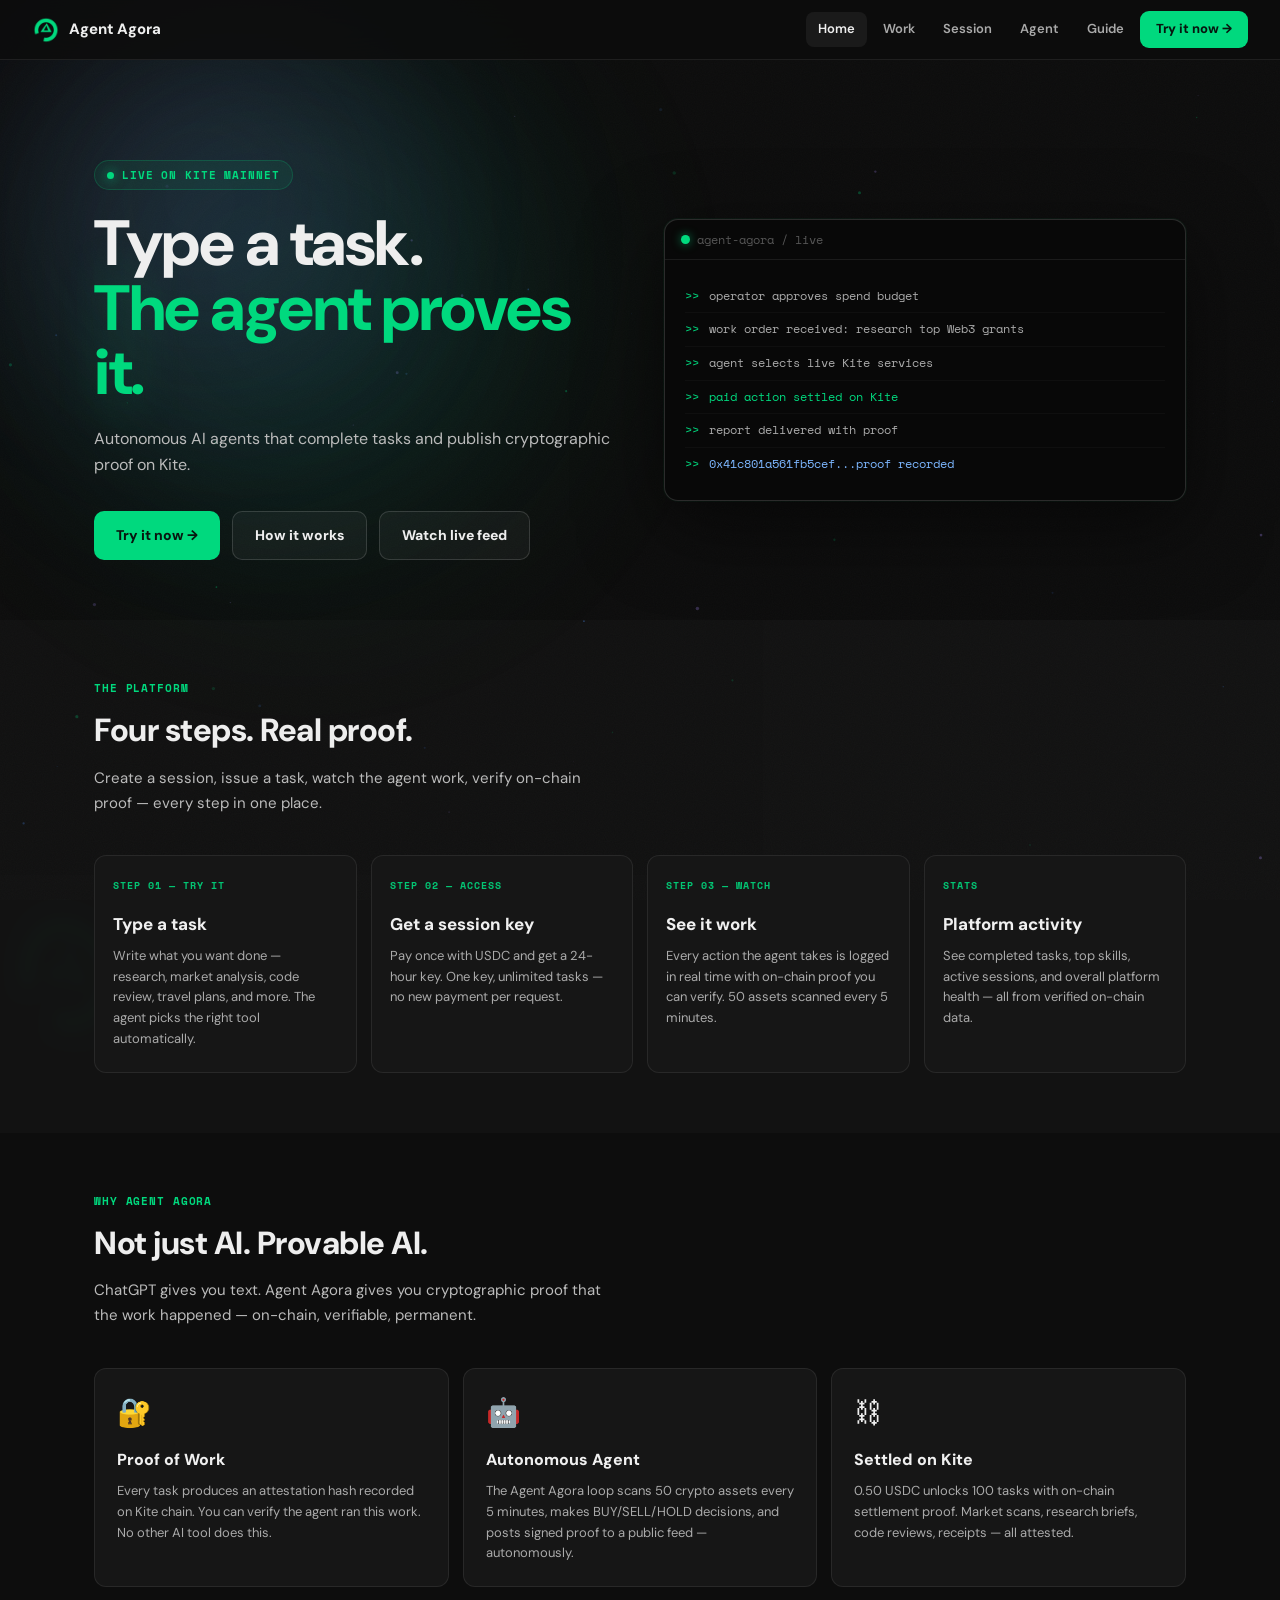
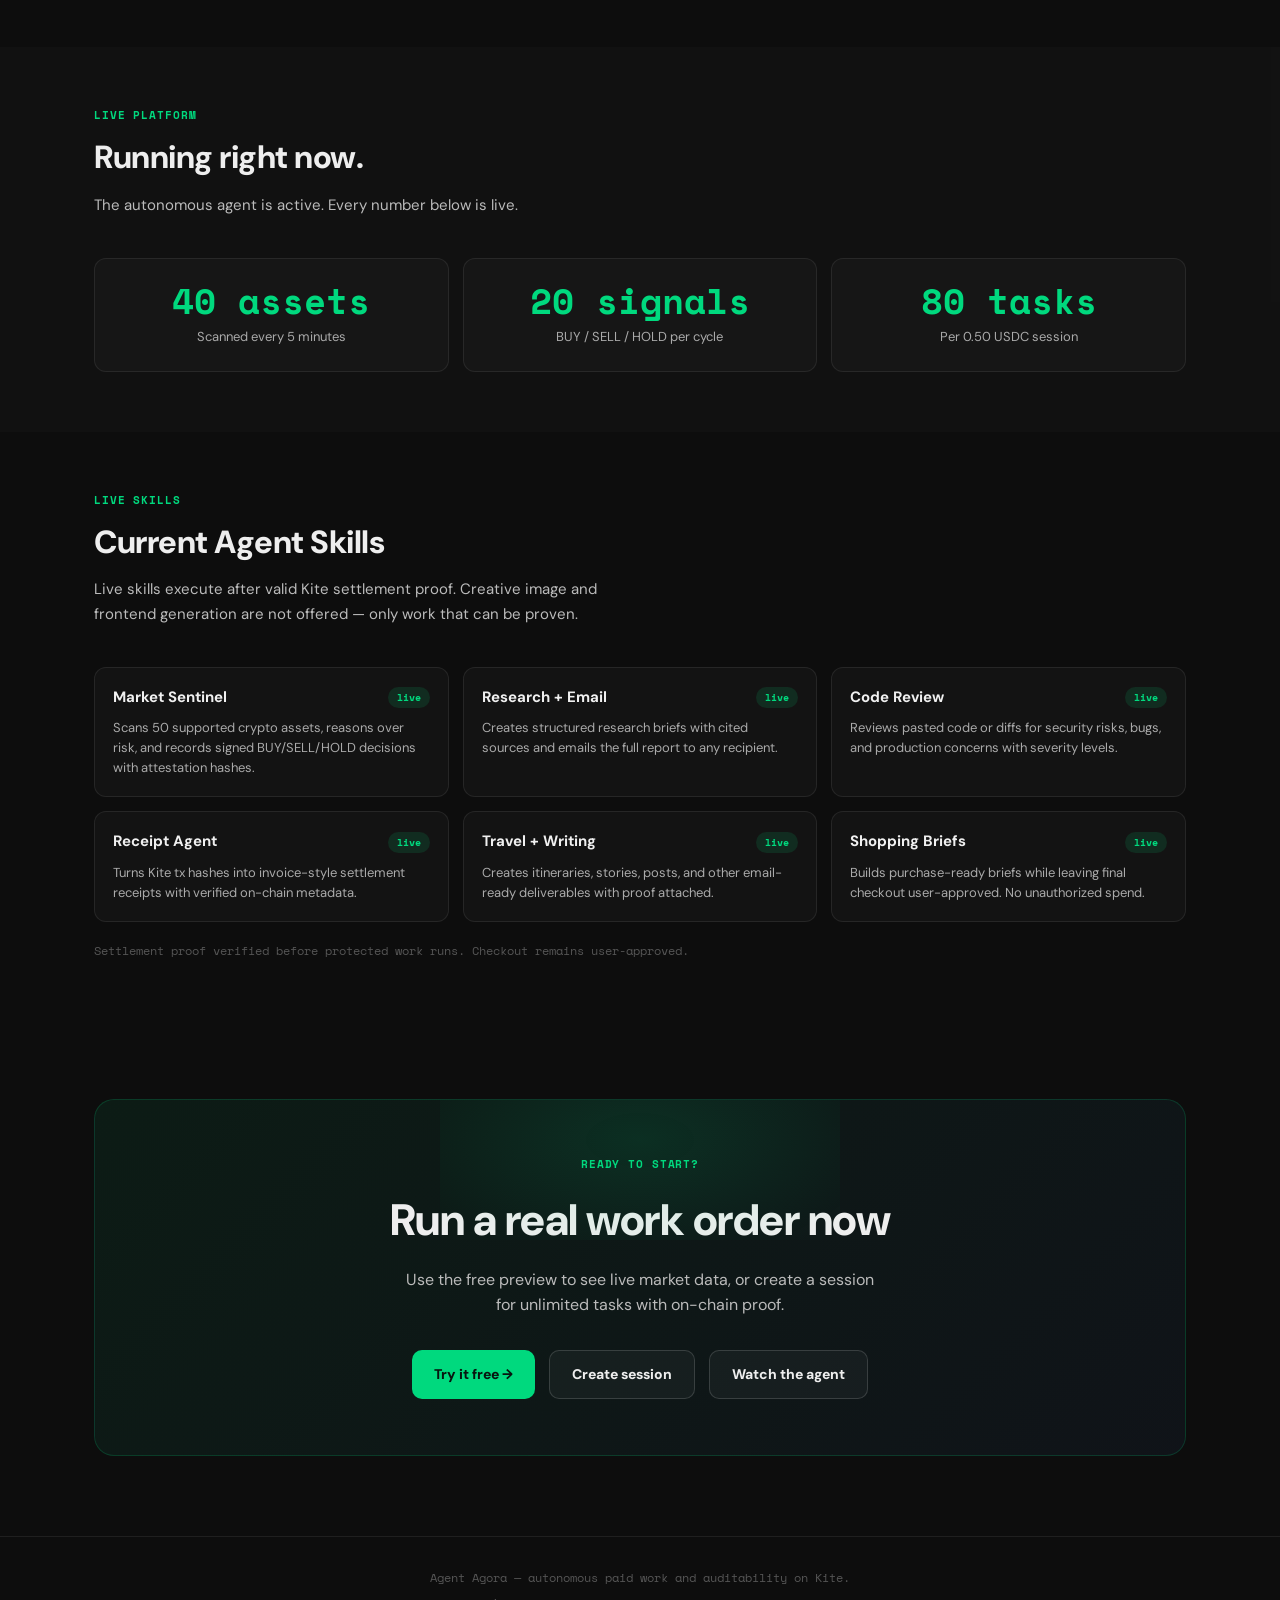
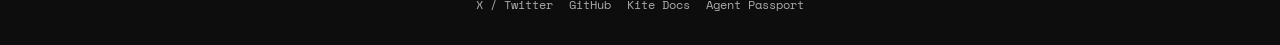
<file: static/index.html>
<!DOCTYPE html>
<html lang="en">
<head>
<meta charset="UTF-8"/>
<meta name="viewport" content="width=device-width, initial-scale=1.0"/>
<meta name="description" content="Agent Agora — autonomous AI agents that complete tasks, pay for services, and publish cryptographic proof on Kite chain."/>
<title>Agent Agora - Autonomous Agents on Kite</title>
<link rel="icon" type="image/png" href="/static/favicon.png"/>
<link rel="preconnect" href="https://fonts.googleapis.com"/>
<link href="https://fonts.googleapis.com/css2?family=DM+Sans:wght@400;500;600;700;800&family=Space+Mono:wght@400;700&display=swap" rel="stylesheet"/>
<link rel="stylesheet" href="/static/anim.css"/>
<script src="https://cdnjs.cloudflare.com/ajax/libs/gsap/3.12.5/gsap.min.js" defer></script>
<script src="/static/anim.js" defer></script>
<style>
*{box-sizing:border-box;margin:0;padding:0}
:root{
  --bg:#0d0d0d;--panel:#161616;--panel2:#131313;
  --border:rgba(255,255,255,.08);--border2:rgba(255,255,255,.14);
  --green:#00d97e;--amber:#f5a623;--blue:#4b8ef5;--purple:#a78bfa;
  --text:#eee;--text2:#aaa;--text3:#555;
  --font:'DM Sans',sans-serif;--mono:'Space Mono',monospace;
}
body{font-family:var(--font);background:var(--bg);color:var(--text);min-height:100vh;line-height:1.55;-webkit-font-smoothing:antialiased;overflow-x:hidden}

/* ── Nav ── */
nav{height:60px;display:flex;align-items:center;padding:0 32px;border-bottom:1px solid var(--border);background:rgba(13,13,13,.88);position:sticky;top:0;z-index:100;backdrop-filter:blur(18px)}
.brand{display:flex;align-items:center;gap:9px;text-decoration:none;color:var(--text);font-weight:800}
.brand img{width:28px;height:28px;border-radius:7px}
.brand span{font-size:15px}
.nav-links{margin-left:auto;display:flex;align-items:center;gap:4px}
.nav-links a{color:var(--text2);text-decoration:none;padding:7px 12px;border-radius:8px;font-size:13px;font-weight:600;transition:color .2s,background .2s}
.nav-links a:hover,.nav-links a.active{background:rgba(255,255,255,.06);color:var(--text)}
.nav-cta{background:var(--green)!important;color:#08150f!important;font-weight:800!important;border-radius:9px!important;padding:8px 16px!important}
.nav-cta:hover{background:#00f090!important;transform:translateY(-1px);box-shadow:0 0 20px rgba(0,217,126,.3)}

/* ── Hero ── */
.hero-wrap{position:relative;z-index:1;max-width:1140px;margin:0 auto;padding:100px 24px 60px;display:grid;grid-template-columns:1fr 1fr;gap:48px;align-items:center}
.eyebrow{display:inline-flex;align-items:center;gap:8px;color:var(--green);font:700 11px var(--mono);letter-spacing:.08em;text-transform:uppercase;background:rgba(0,217,126,.07);border:1px solid rgba(0,217,126,.2);border-radius:999px;padding:6px 12px;margin-bottom:22px}
.dot{width:7px;height:7px;border-radius:50%;background:var(--green);box-shadow:0 0 12px rgba(0,217,126,.8);animation:dot-pulse 2s ease infinite}
@keyframes dot-pulse{0%,100%{opacity:1;box-shadow:0 0 12px rgba(0,217,126,.8)}50%{opacity:.6;box-shadow:0 0 24px rgba(0,217,126,.4)}}
h1{font-size:clamp(36px,5vw,66px);line-height:1.01;letter-spacing:-1.5px;margin-bottom:20px;font-weight:800}
h1 span{color:var(--green);position:relative}
h1 span::after{content:'';position:absolute;inset:0;background:rgba(0,217,126,.06);filter:blur(20px);z-index:-1}
.hero-sub{color:#bbb;font-size:16px;max-width:520px;line-height:1.65}
.actions{display:flex;flex-wrap:wrap;gap:12px;margin-top:32px}
.btn{display:inline-flex;align-items:center;justify-content:center;border-radius:10px;padding:13px 22px;text-decoration:none;font-weight:800;font-size:14px;transition:transform .2s,box-shadow .2s}
.primary{background:var(--green);color:#08150f;box-shadow:0 0 0 rgba(0,217,126,0)}
.primary:hover{transform:translateY(-2px);box-shadow:0 8px 32px rgba(0,217,126,.35)}
.secondary{color:var(--text);border:1px solid var(--border2);background:rgba(255,255,255,.04)}
.secondary:hover{background:rgba(255,255,255,.08);transform:translateY(-1px)}

/* ── Terminal ── */
.terminal{background:#080808;border:1px solid var(--border2);border-radius:14px;overflow:hidden;box-shadow:0 24px 80px rgba(0,0,0,.5),0 0 0 1px rgba(0,217,126,.06)}
.term-top{height:40px;display:flex;align-items:center;gap:7px;padding:0 16px;border-bottom:1px solid var(--border);color:var(--text3);font:12px var(--mono)}
.lamp{width:9px;height:9px;border-radius:50%;background:var(--green);box-shadow:0 0 10px rgba(0,217,126,.6);animation:lamp-blink 3s ease infinite}
@keyframes lamp-blink{0%,90%,100%{opacity:1}95%{opacity:.3}}
.term-body{padding:20px;font-family:var(--mono);font-size:12px;color:var(--text2)}
.term-line{display:flex;gap:10px;padding:7px 0;border-bottom:1px solid rgba(255,255,255,.03);opacity:0;animation:line-in .4s ease forwards}
.term-line:last-child{border-bottom:0}
.term-line:nth-child(1){animation-delay:.3s}
.term-line:nth-child(2){animation-delay:.7s}
.term-line:nth-child(3){animation-delay:1.1s}
.term-line:nth-child(4){animation-delay:1.5s}
.term-line:nth-child(5){animation-delay:1.9s}
.term-line:nth-child(6){animation-delay:2.3s}
@keyframes line-in{from{opacity:0;transform:translateX(-6px)}to{opacity:1;transform:none}}
.prompt{color:var(--green)}
.ok{color:var(--green)}
.hash{color:#7db7ff;word-break:break-all}

/* ── Bands ── */
.band{background:rgba(255,255,255,.018);position:relative;z-index:1}
.inner{max-width:1140px;margin:0 auto;padding:60px 24px}
.section-head{margin-bottom:40px}
.section-head h2{font-size:32px;font-weight:800;letter-spacing:-.5px;margin-bottom:10px}
.section-head p{color:#bbb;max-width:520px;font-size:15px;line-height:1.65}
.section-tag{font:700 11px var(--mono);color:var(--green);letter-spacing:.08em;text-transform:uppercase;margin-bottom:10px;display:block}

/* ── How it works cards ── */
.how-cards{display:grid;grid-template-columns:repeat(4,1fr);gap:14px}
.how-card{background:var(--panel);border:1px solid var(--border);border-radius:12px;padding:22px 18px;text-decoration:none;color:var(--text);position:relative;overflow:hidden;transition:border-color .3s,box-shadow .3s,transform .3s}
.how-card::after{content:'';position:absolute;inset:0;background:linear-gradient(135deg,rgba(0,217,126,.04),transparent);opacity:0;transition:opacity .3s}
.how-card:hover{border-color:rgba(0,217,126,.35);box-shadow:0 0 40px rgba(0,217,126,.07),0 16px 48px rgba(0,0,0,.4);transform:translateY(-5px) scale(1.01)}
.how-card:hover::after{opacity:1}
.step-num{font:700 10px var(--mono);color:var(--green);letter-spacing:.1em;text-transform:uppercase;margin-bottom:18px;opacity:.9}
.how-card h3{font-size:17px;font-weight:800;margin-bottom:8px;color:#f0f0f0}
.how-card p{font-size:13px;color:#aaa;line-height:1.6}

/* ── Skills ── */
.skills{display:grid;grid-template-columns:repeat(3,1fr);gap:14px}
.skill{background:var(--panel2);border:1px solid var(--border);border-radius:12px;padding:18px;transition:border-color .3s,box-shadow .3s,transform .3s}
.skill:hover{border-color:rgba(0,217,126,.25);box-shadow:0 0 30px rgba(0,217,126,.05);transform:translateY(-3px)}
.skill-top{display:flex;justify-content:space-between;gap:10px;margin-bottom:9px;align-items:center}
.skill b{font-size:15px;font-weight:700;color:#f0f0f0}
.badge{font:700 10px var(--mono);padding:3px 9px;border-radius:999px;background:rgba(255,255,255,.07);color:var(--text2)}
.live{background:rgba(0,217,126,.12);color:var(--green)}
.skill p{color:#aaa;font-size:13px;line-height:1.55}

/* ── Stats band ── */
.stats-grid{display:grid;grid-template-columns:repeat(3,1fr);gap:14px;margin-bottom:0}
.stat-box{background:var(--panel);border:1px solid var(--border);border-radius:12px;padding:24px;text-align:center}
.stat-num{font:800 36px var(--mono);color:var(--green);display:block;line-height:1}
.stat-label{font-size:13px;color:#aaa;margin-top:8px;display:block}

/* ── Why different ── */
.diff-grid{display:grid;grid-template-columns:repeat(3,1fr);gap:14px}
.diff-card{background:var(--panel);border:1px solid var(--border);border-radius:12px;padding:22px}
.diff-icon{font-size:28px;margin-bottom:14px;display:block}
.diff-card h3{font-size:16px;font-weight:800;margin-bottom:8px;color:#f0f0f0}
.diff-card p{font-size:13px;color:#aaa;line-height:1.6}

/* ── CTA section ── */
.cta-section{position:relative;z-index:1;max-width:1140px;margin:0 auto;padding:80px 24px}
.cta-box{background:linear-gradient(135deg,rgba(0,217,126,.07),rgba(75,142,245,.05));border:1px solid rgba(0,217,126,.18);border-radius:20px;padding:56px 48px;text-align:center;position:relative;overflow:hidden}
.cta-box::before{content:'';position:absolute;top:-60px;left:50%;transform:translateX(-50%);width:400px;height:200px;background:radial-gradient(ellipse,rgba(0,217,126,.12),transparent);pointer-events:none}
.cta-box h2{font-size:clamp(26px,4vw,44px);font-weight:800;margin-bottom:14px;letter-spacing:-.5px}
.cta-box p{color:#bbb;font-size:16px;margin-bottom:32px;max-width:480px;margin-left:auto;margin-right:auto}
.cta-actions{display:flex;justify-content:center;gap:14px;flex-wrap:wrap}

/* ── Footer ── */
footer{position:relative;z-index:1;padding:32px 24px;color:var(--text3);font:12px var(--mono);text-align:center;border-top:1px solid var(--border)}
.footer-links{display:flex;justify-content:center;gap:16px;flex-wrap:wrap;margin-top:10px}
.footer-links a{color:var(--text2);text-decoration:none;transition:color .2s}
.footer-links a:hover{color:var(--green)}

/* ── Hero CSS entrance (CSS-only, no GSAP dependency) ── */
@keyframes heroFadeUp{from{opacity:0;transform:translateY(22px)}to{opacity:1;transform:none}}
.hero-wrap>div:first-child{animation:heroFadeUp .75s cubic-bezier(.22,1,.36,1) both .05s}
.hero-wrap>div:last-child{animation:heroFadeUp .75s cubic-bezier(.22,1,.36,1) both .2s}

/* ── Card entrances — transform only so content is ALWAYS visible ── */
@keyframes cardSlideIn{from{transform:translateY(16px)}to{transform:none}}
.how-card{animation:cardSlideIn .55s cubic-bezier(.22,1,.36,1) both}
.how-card:nth-child(1){animation-delay:.05s}
.how-card:nth-child(2){animation-delay:.12s}
.how-card:nth-child(3){animation-delay:.19s}
.how-card:nth-child(4){animation-delay:.26s}
.diff-card{animation:cardSlideIn .55s cubic-bezier(.22,1,.36,1) both}
.diff-card:nth-child(1){animation-delay:.05s}
.diff-card:nth-child(2){animation-delay:.12s}
.diff-card:nth-child(3){animation-delay:.19s}
.skill{animation:cardSlideIn .55s cubic-bezier(.22,1,.36,1) both}
.skill:nth-child(1){animation-delay:.04s}
.skill:nth-child(2){animation-delay:.1s}
.skill:nth-child(3){animation-delay:.16s}
.skill:nth-child(4){animation-delay:.22s}
.skill:nth-child(5){animation-delay:.28s}
.skill:nth-child(6){animation-delay:.34s}

/* ── Responsive ── */
@media(max-width:900px){
  .hero-wrap{grid-template-columns:1fr;padding-top:64px;gap:32px}
  .how-cards,.skills,.stats-grid,.diff-grid{grid-template-columns:1fr 1fr}
  .cta-box{padding:40px 24px}
}
@media(max-width:640px){
  nav{padding:0 16px}
  .brand span{display:none}
  .how-cards,.skills,.stats-grid,.diff-grid{grid-template-columns:1fr}
  h1{letter-spacing:-.5px}
  .nav-links a{font-size:12px;padding:6px 8px}
}
</style>
</head>
<body>

<!-- Ambient layers -->
<div class="noise"></div>
<div class="cursor-glow"></div>
<canvas id="particle-canvas"></canvas>
<div class="blob blob-1"></div>
<div class="blob blob-2"></div>
<div class="blob blob-3"></div>

<!-- Cinematic background logo -->
<img class="logo-cinematic" src="/static/logo.png" width="420" height="420" alt="" aria-hidden="true"/>

<!-- Nav -->
<nav>
  <a class="brand" href="/"><img src="/static/logo.png" alt="Agent Agora"/><span>Agent Agora</span></a>
  <div class="nav-links">
    <a class="active" href="/">Home</a>
    <a href="/work">Work</a>
    <a href="/session">Session</a>
    <a href="/agent">Agent</a>
    <a href="/guide">Guide</a>
    <a class="nav-cta btn-magnetic" href="/work">Try it now &rarr;</a>
  </div>
</nav>

<main>
  <!-- Hero -->
  <section class="hero-wrap">
    <div>
      <div class="eyebrow"><span class="dot"></span>Live on Kite Mainnet</div>
      <h1>Type a task.<br/><span>The agent proves it.</span></h1>
      <p class="hero-sub">Autonomous AI agents that complete tasks and publish cryptographic proof on Kite.</p>
      <div class="actions">
        <a class="btn primary btn-magnetic ripple-container" href="/work">Try it now &rarr;</a>
        <a class="btn secondary ripple-container" href="/guide">How it works</a>
        <a class="btn secondary ripple-container" href="/agent">Watch live feed</a>
      </div>
    </div>
    <div class="terminal" data-tilt>
      <div class="term-top"><span class="lamp"></span>agent-agora / live</div>
      <div class="term-body">
        <div class="term-line"><span class="prompt">&gt;&gt;</span><span>operator approves spend budget</span></div>
        <div class="term-line"><span class="prompt">&gt;&gt;</span><span>work order received: research top Web3 grants</span></div>
        <div class="term-line"><span class="prompt">&gt;&gt;</span><span>agent selects live Kite services</span></div>
        <div class="term-line"><span class="prompt">&gt;&gt;</span><span class="ok">paid action settled on Kite</span></div>
        <div class="term-line"><span class="prompt">&gt;&gt;</span><span>report delivered with proof</span></div>
        <div class="term-line"><span class="prompt">&gt;&gt;</span><span class="hash">0x41c801a561fb5cef...proof recorded</span></div>
      </div>
    </div>
  </section>

  <!-- How it works -->
  <section class="band">
    <div class="inner">
      <div class="section-head">
        <span class="section-tag">The platform</span>
        <h2>Four steps. Real proof.</h2>
        <p>Create a session, issue a task, watch the agent work, verify on-chain proof — every step in one place.</p>
      </div>
      <div class="how-cards">
        <a class="how-card glow-border" href="/work" data-tilt>
          <div class="step-num">Step 01 — Try it</div>
          <h3>Type a task</h3>
          <p>Write what you want done — research, market analysis, code review, travel plans, and more. The agent picks the right tool automatically.</p>
        </a>
        <a class="how-card glow-border" href="/session" data-tilt>
          <div class="step-num">Step 02 — Access</div>
          <h3>Get a session key</h3>
          <p>Pay once with USDC and get a 24-hour key. One key, unlimited tasks — no new payment per request.</p>
        </a>
        <a class="how-card glow-border" href="/agent" data-tilt>
          <div class="step-num">Step 03 — Watch</div>
          <h3>See it work</h3>
          <p>Every action the agent takes is logged in real time with on-chain proof you can verify. 50 assets scanned every 5 minutes.</p>
        </a>
        <a class="how-card glow-border" href="/app" data-tilt>
          <div class="step-num">Stats</div>
          <h3>Platform activity</h3>
          <p>See completed tasks, top skills, active sessions, and overall platform health — all from verified on-chain data.</p>
        </a>
      </div>
    </div>
  </section>

  <!-- Why different -->
  <section style="position:relative;z-index:1">
    <div class="inner">
      <div class="section-head">
        <span class="section-tag">Why Agent Agora</span>
        <h2>Not just AI. Provable AI.</h2>
        <p>ChatGPT gives you text. Agent Agora gives you cryptographic proof that the work happened — on-chain, verifiable, permanent.</p>
      </div>
      <div class="diff-grid">
        <div class="diff-card">
          <span class="diff-icon">🔐</span>
          <h3>Proof of Work</h3>
          <p>Every task produces an attestation hash recorded on Kite chain. You can verify the agent ran this work. No other AI tool does this.</p>
        </div>
        <div class="diff-card">
          <span class="diff-icon">🤖</span>
          <h3>Autonomous Agent</h3>
          <p>The Agent Agora loop scans 50 crypto assets every 5 minutes, makes BUY/SELL/HOLD decisions, and posts signed proof to a public feed — autonomously.</p>
        </div>
        <div class="diff-card">
          <span class="diff-icon">⛓</span>
          <h3>Settled on Kite</h3>
          <p>0.50 USDC unlocks 100 tasks with on-chain settlement proof. Market scans, research briefs, code reviews, receipts — all attested.</p>
        </div>
      </div>
    </div>
  </section>

  <!-- Live stats -->
  <section class="band">
    <div class="inner">
      <div class="section-head">
        <span class="section-tag">Live platform</span>
        <h2>Running right now.</h2>
        <p>The autonomous agent is active. Every number below is live.</p>
      </div>
      <div class="stats-grid">
        <div class="stat-box">
          <span class="stat-num counter-val" data-count="50" data-suffix=" assets">50 assets</span>
          <span class="stat-label">Scanned every 5 minutes</span>
        </div>
        <div class="stat-box">
          <span class="stat-num counter-val" data-count="25" data-suffix=" signals">25 signals</span>
          <span class="stat-label">BUY / SELL / HOLD per cycle</span>
        </div>
        <div class="stat-box">
          <span class="stat-num counter-val" data-count="100" data-suffix=" tasks">100 tasks</span>
          <span class="stat-label">Per 0.50 USDC session</span>
        </div>
      </div>
    </div>
  </section>

  <!-- Skills -->
  <section style="position:relative;z-index:1">
    <div class="inner">
      <div class="section-head">
        <span class="section-tag">Live skills</span>
        <h2>Current Agent Skills</h2>
        <p>Live skills execute after valid Kite settlement proof. Creative image and frontend generation are not offered — only work that can be proven.</p>
      </div>
      <div class="skills">
        <div class="skill" data-tilt>
          <div class="skill-top"><b>Market Sentinel</b><span class="badge live">live</span></div>
          <p>Scans 50 supported crypto assets, reasons over risk, and records signed BUY/SELL/HOLD decisions with attestation hashes.</p>
        </div>
        <div class="skill" data-tilt>
          <div class="skill-top"><b>Research + Email</b><span class="badge live">live</span></div>
          <p>Creates structured research briefs with cited sources and emails the full report to any recipient.</p>
        </div>
        <div class="skill" data-tilt>
          <div class="skill-top"><b>Code Review</b><span class="badge live">live</span></div>
          <p>Reviews pasted code or diffs for security risks, bugs, and production concerns with severity levels.</p>
        </div>
        <div class="skill" data-tilt>
          <div class="skill-top"><b>Receipt Agent</b><span class="badge live">live</span></div>
          <p>Turns Kite tx hashes into invoice-style settlement receipts with verified on-chain metadata.</p>
        </div>
        <div class="skill" data-tilt>
          <div class="skill-top"><b>Travel + Writing</b><span class="badge live">live</span></div>
          <p>Creates itineraries, stories, posts, and other email-ready deliverables with proof attached.</p>
        </div>
        <div class="skill" data-tilt>
          <div class="skill-top"><b>Shopping Briefs</b><span class="badge live">live</span></div>
          <p>Builds purchase-ready briefs while leaving final checkout user-approved. No unauthorized spend.</p>
        </div>
      </div>
      <p style="margin-top:20px;font:12px var(--mono);color:var(--text3)">Settlement proof verified before protected work runs. Checkout remains user-approved.</p>
    </div>
  </section>

  <!-- Final CTA -->
  <div class="cta-section">
    <div class="cta-box">
      <span class="section-tag" style="justify-content:center;display:block;margin-bottom:14px">Ready to start?</span>
      <h2>Run a real work order now</h2>
      <p>Use the free preview to see live market data, or create a session for unlimited tasks with on-chain proof.</p>
      <div class="cta-actions">
        <a class="btn primary btn-magnetic ripple-container" href="/work">Try it free &rarr;</a>
        <a class="btn secondary ripple-container" href="/session">Create session</a>
        <a class="btn secondary ripple-container" href="/agent">Watch the agent</a>
      </div>
    </div>
  </div>
</main>

<footer>
  <div>Agent Agora — autonomous paid work and auditability on Kite.</div>
  <div class="footer-links">
    <a href="https://x.com/Agent_Agora" target="_blank" rel="noreferrer">X / Twitter</a>
    <a href="https://github.com/Datwebguy/agent-agora" target="_blank" rel="noreferrer">GitHub</a>
    <a href="https://docs.gokite.ai/" target="_blank" rel="noreferrer">Kite Docs</a>
    <a href="https://docs.gokite.ai/kite-agent-passport/kite-agent-passport" target="_blank" rel="noreferrer">Agent Passport</a>
  </div>
</footer>

</body>
</html>
</file>
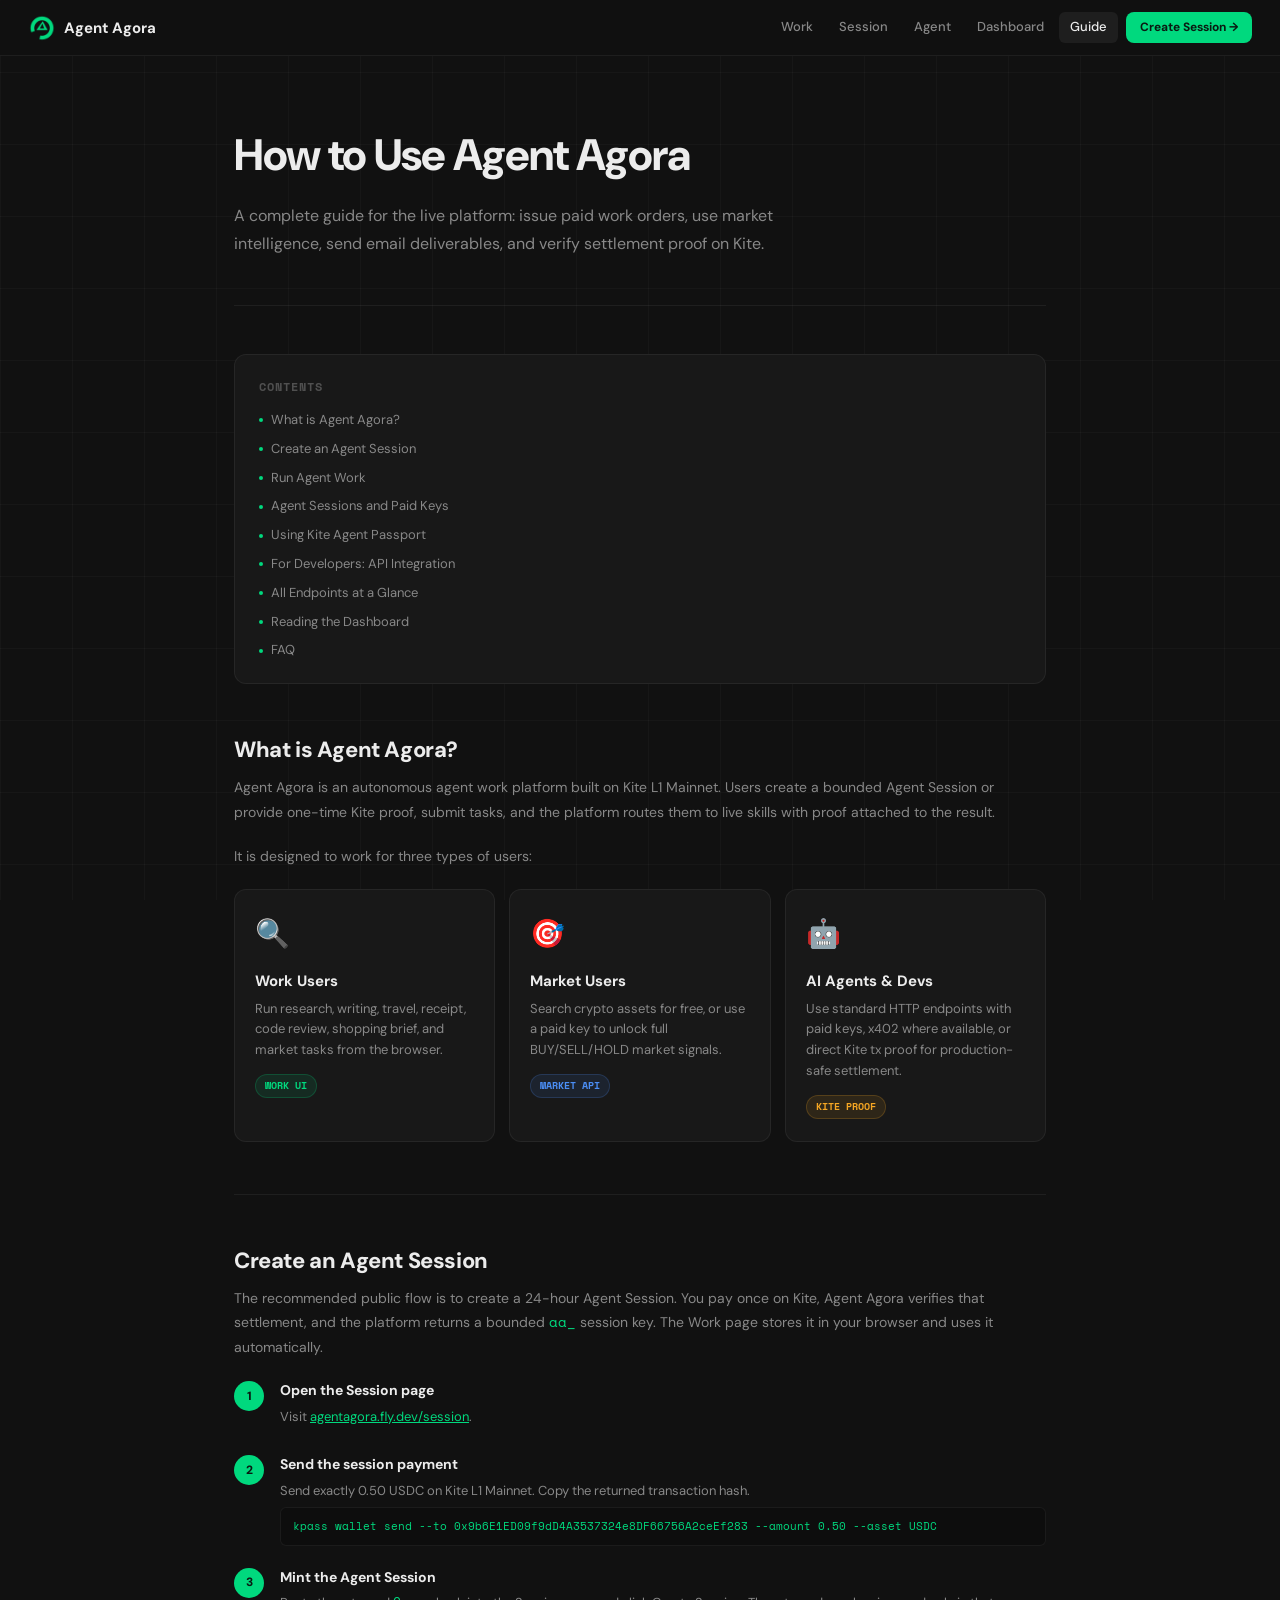
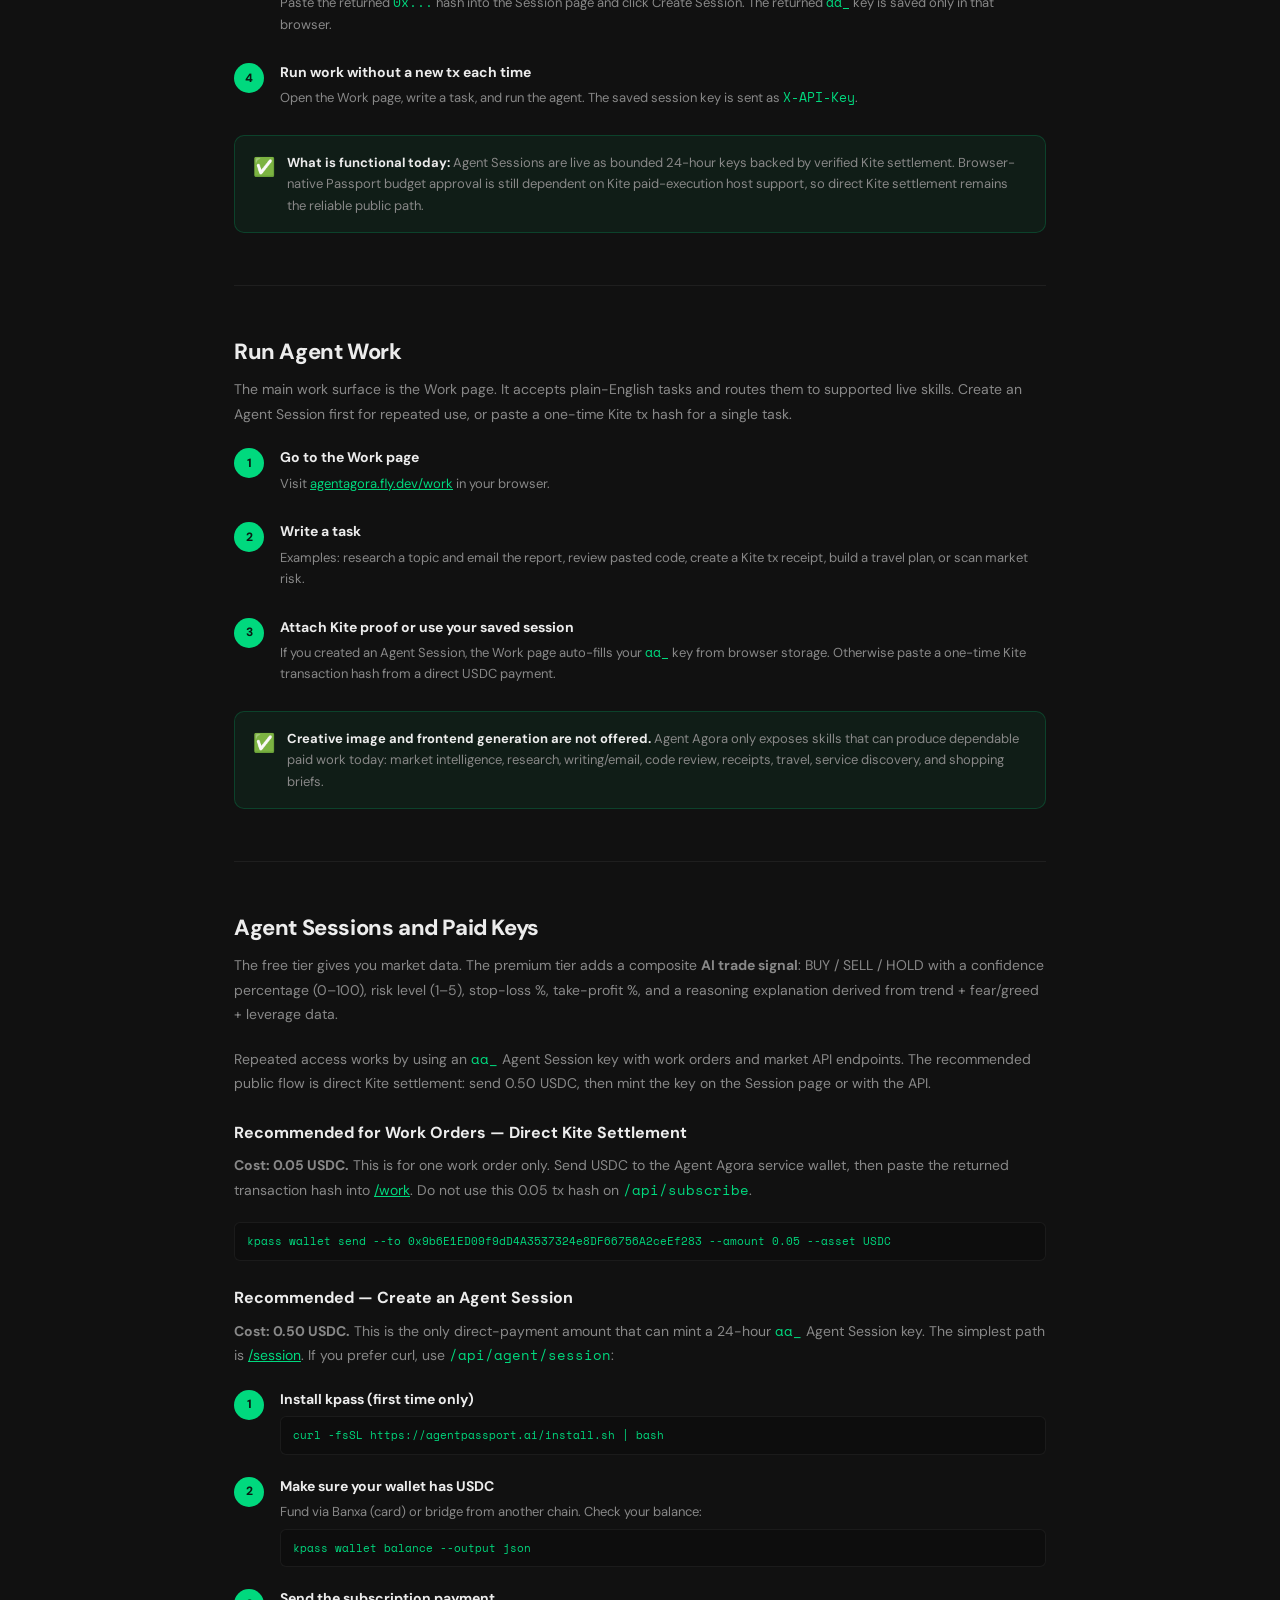
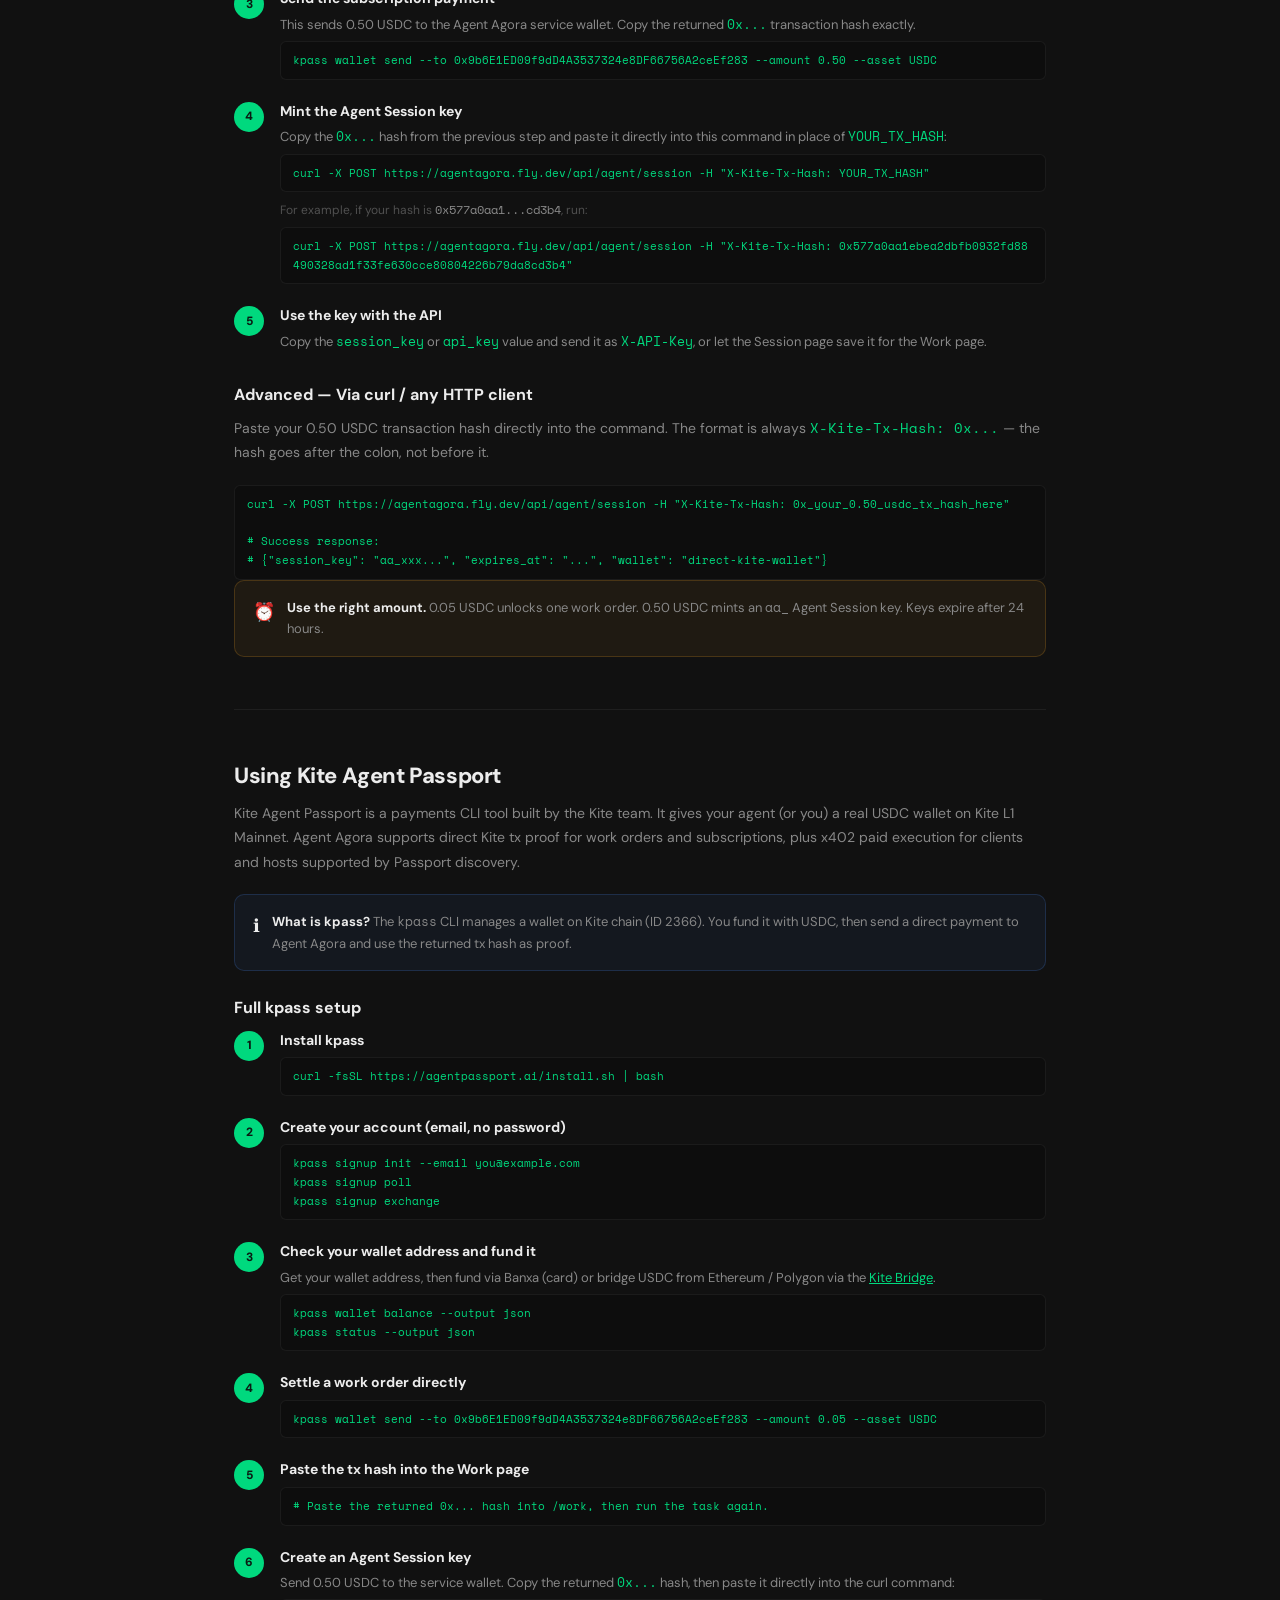
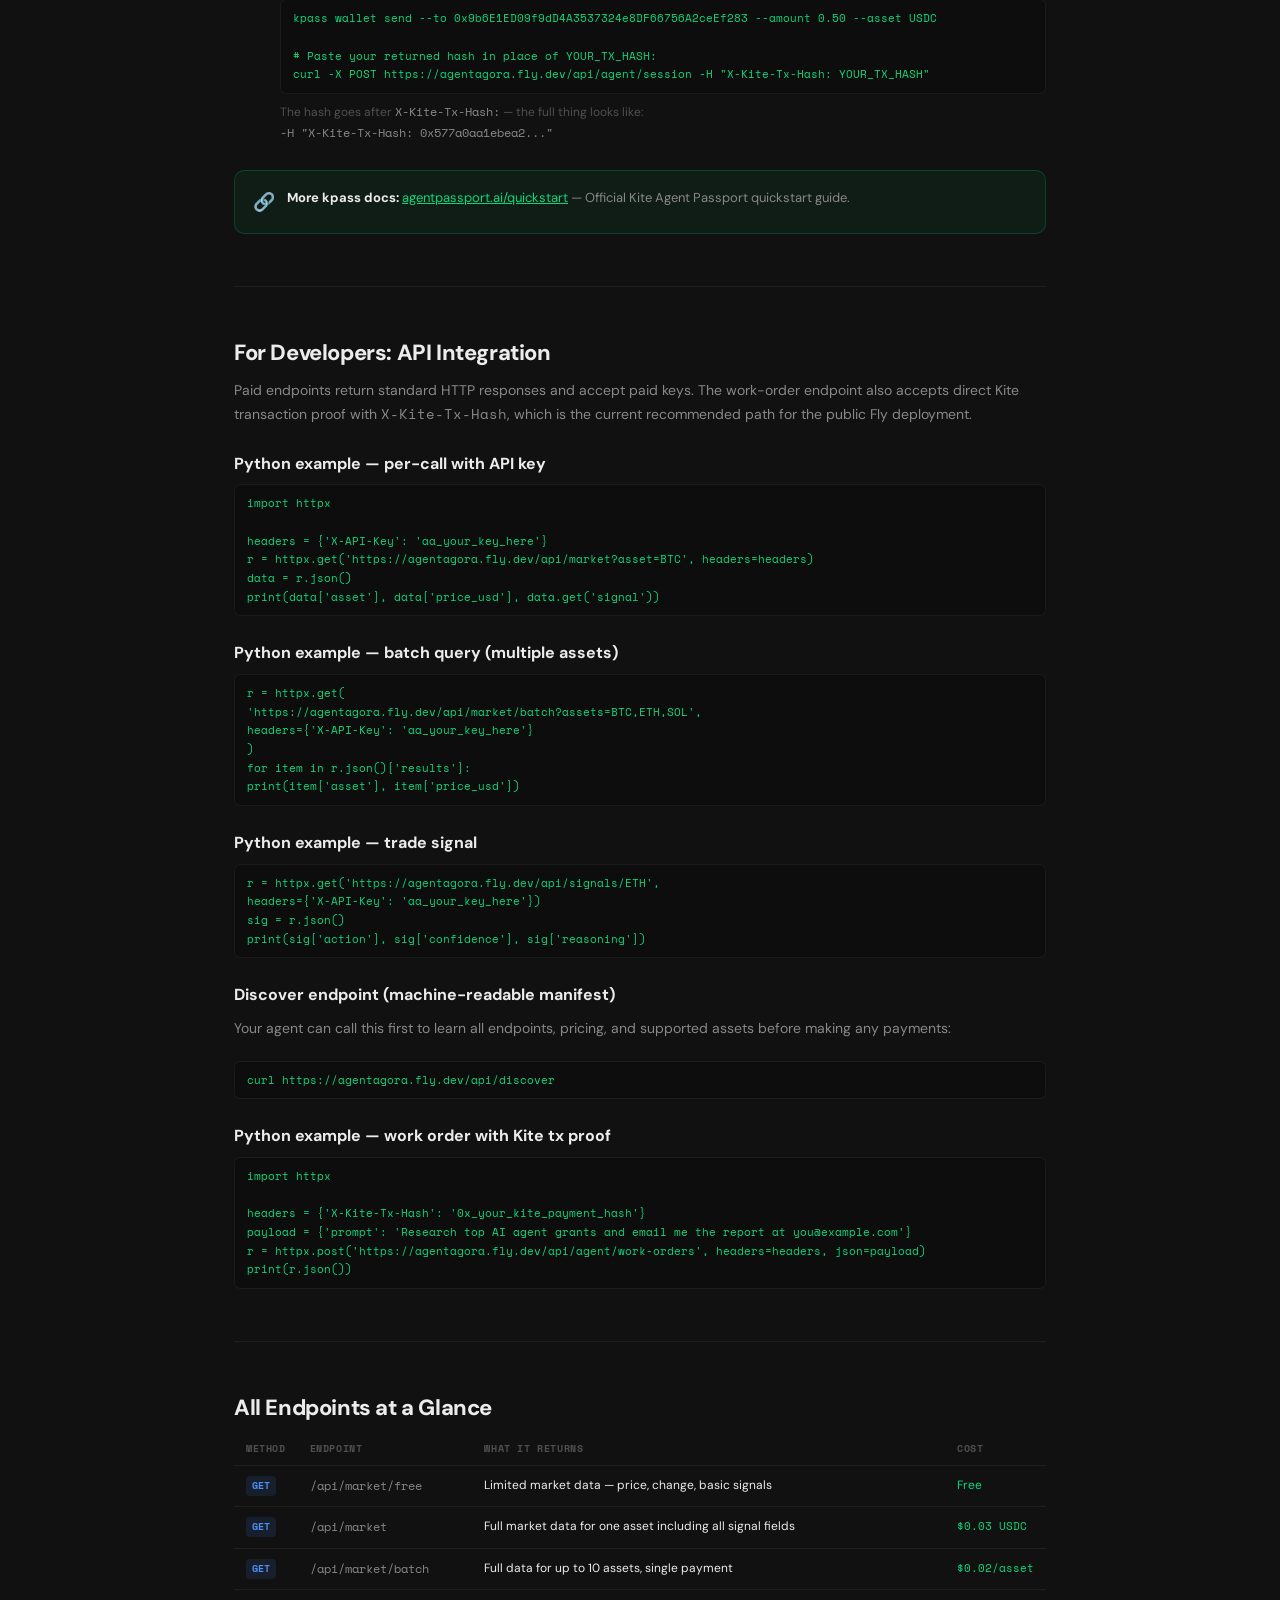
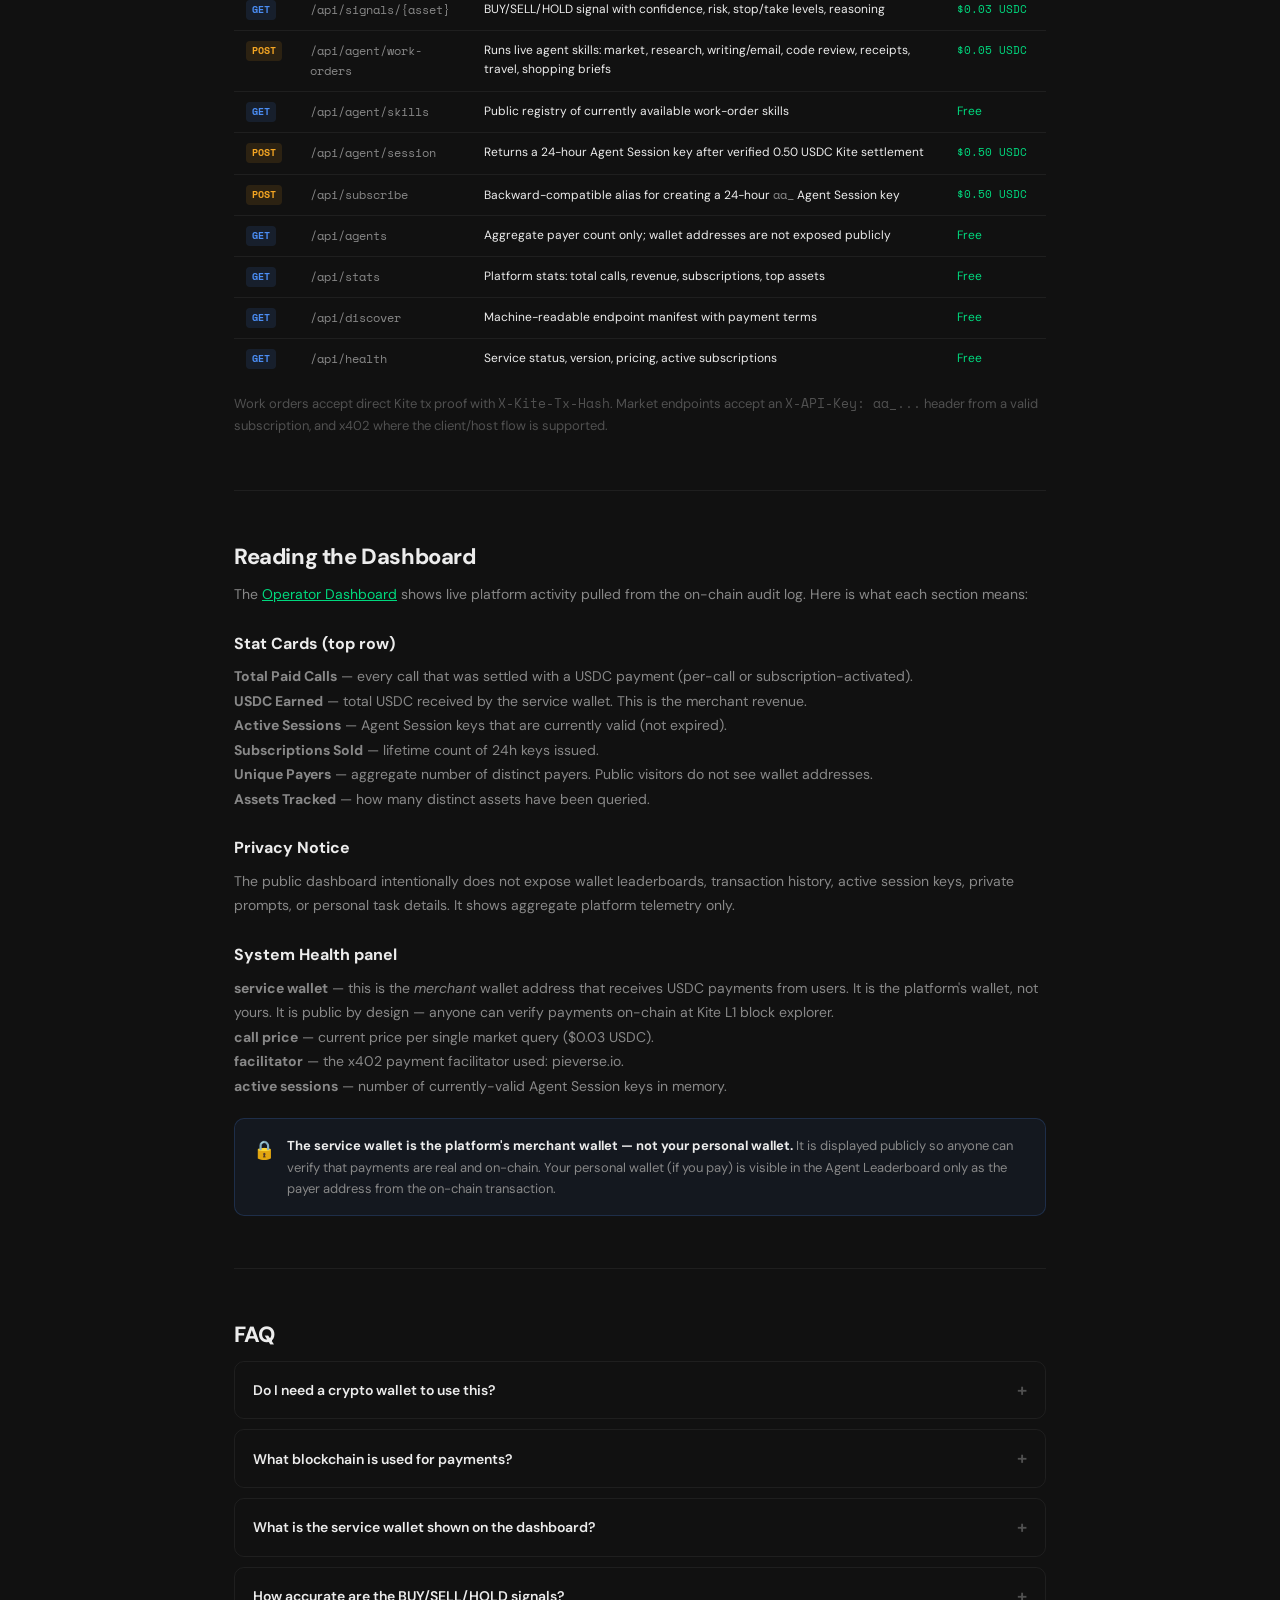
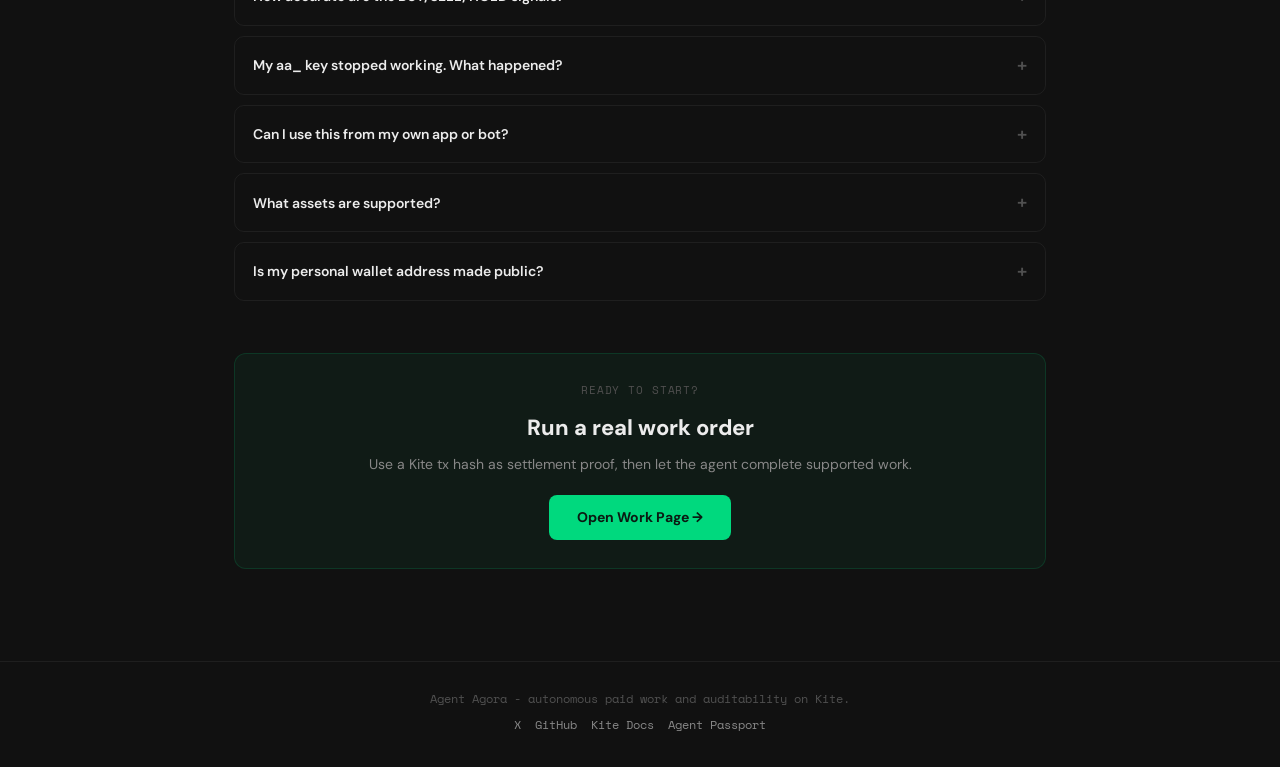
<file: static/guide.html>
<!DOCTYPE html>
<html lang="en">
<head>
<meta charset="UTF-8"/>
<meta name="viewport" content="width=device-width, initial-scale=1.0"/>
<title>Agent Agora — How to Use</title>
<link rel="icon" type="image/png" href="/static/favicon.png"/>
<link rel="preconnect" href="https://fonts.googleapis.com"/>
<link href="https://fonts.googleapis.com/css2?family=DM+Sans:opsz,wght@9..40,400;9..40,500;9..40,600;9..40,700;9..40,800&family=Space+Mono:wght@400;700&display=swap" rel="stylesheet"/>
<style>
*, *::before, *::after { box-sizing: border-box; margin: 0; padding: 0; }
html { scroll-behavior: smooth; }
:root {
  --bg:#111; --bg2:#161616; --bg3:#1c1c1c; --card:#181818;
  --border:rgba(255,255,255,0.06); --border2:rgba(255,255,255,0.11);
  --green:#00d97e; --green-dim:rgba(0,217,126,0.10);
  --red:#e03333; --amber:#f5a623; --blue:#4b8ef5;
  --text:#ececec; --text2:#888; --text3:#505050;
  --font:'DM Sans',sans-serif; --mono:'Space Mono',monospace;
}
body{font-family:var(--font);background:var(--bg);color:var(--text);font-size:14px;line-height:1.6;-webkit-font-smoothing:antialiased;}
.grid-bg{position:fixed;inset:0;z-index:0;pointer-events:none;
  background-image:linear-gradient(rgba(255,255,255,0.026) 1px,transparent 1px),
    linear-gradient(90deg,rgba(255,255,255,0.026) 1px,transparent 1px);
  background-size:72px 72px;}
nav{position:fixed;top:0;left:0;right:0;z-index:200;height:56px;
  display:flex;align-items:center;padding:0 28px;gap:12px;
  border-bottom:1px solid var(--border);background:rgba(17,17,17,0.92);backdrop-filter:blur(12px);}
.logo{display:flex;align-items:center;gap:8px;text-decoration:none;}
.logo img{width:28px;height:28px;border-radius:7px;}
.logo-name{font-size:15px;font-weight:700;color:var(--text);}
.nav-links{display:flex;align-items:center;gap:4px;margin-left:auto;}
.nav-link{color:var(--text2);text-decoration:none;font-size:13px;font-weight:500;padding:5px 11px;border-radius:6px;}
.nav-link:hover,.nav-link.active{color:var(--text);background:rgba(255,255,255,0.06);}
.nav-cta{background:var(--green);color:#0a1a12;border-radius:8px;padding:6px 14px;font-size:12px;font-weight:700;text-decoration:none;margin-left:4px;}

/* PAGE */
.page{max-width:860px;margin:0 auto;padding:80px 24px 80px;position:relative;z-index:1;}
.page-hero{padding:40px 0 48px;border-bottom:1px solid var(--border);margin-bottom:48px;}
.page-hero h1{font-size:clamp(28px,4vw,44px);font-weight:800;letter-spacing:-1px;margin-bottom:12px;}
.page-hero p{font-size:16px;color:var(--text2);line-height:1.7;max-width:600px;}

/* TOC */
.toc{background:var(--card);border:1px solid var(--border);border-radius:12px;padding:22px 24px;margin-bottom:40px;}
.toc-title{font-size:12px;font-weight:700;color:var(--text3);font-family:var(--mono);text-transform:uppercase;letter-spacing:0.08em;margin-bottom:14px;}
.toc-list{list-style:none;display:flex;flex-direction:column;gap:8px;}
.toc-list li a{color:var(--text2);text-decoration:none;font-size:13px;display:flex;align-items:center;gap:8px;}
.toc-list li a::before{content:"";display:block;width:4px;height:4px;border-radius:50%;background:var(--green);flex-shrink:0;}
.toc-list li a:hover{color:var(--green);}

/* SECTIONS */
.guide-section{margin-bottom:52px;}
.guide-section h2{font-size:22px;font-weight:800;letter-spacing:-0.4px;margin-bottom:8px;padding-top:8px;}
.guide-section > p{font-size:14px;color:var(--text2);line-height:1.75;margin-bottom:20px;}
.guide-section h3{font-size:16px;font-weight:700;margin-bottom:8px;margin-top:24px;}

/* USER TYPE CARDS */
.user-cards{display:grid;grid-template-columns:repeat(auto-fit,minmax(220px,1fr));gap:14px;margin-bottom:8px;}
.user-card{background:var(--card);border:1px solid var(--border);border-radius:12px;padding:22px 20px;}
.user-card-icon{font-size:28px;margin-bottom:12px;}
.user-card-title{font-size:15px;font-weight:700;margin-bottom:6px;}
.user-card-desc{font-size:13px;color:var(--text2);line-height:1.6;margin-bottom:12px;}
.user-card-tag{font-size:10px;font-family:var(--mono);font-weight:700;padding:3px 9px;border-radius:20px;display:inline-block;}
.user-card-tag.free{background:var(--green-dim);color:var(--green);border:1px solid rgba(0,217,126,0.2);}
.user-card-tag.paid{background:rgba(75,142,245,0.1);color:var(--blue);border:1px solid rgba(75,142,245,0.2);}
.user-card-tag.dev{background:rgba(245,166,35,0.1);color:var(--amber);border:1px solid rgba(245,166,35,0.2);}

/* STEP BLOCKS */
.step-block{display:flex;gap:16px;align-items:flex-start;margin-bottom:20px;}
.step-circle{width:30px;height:30px;border-radius:50%;background:var(--green);color:#0a1a12;font-size:12px;font-weight:800;display:flex;align-items:center;justify-content:center;flex-shrink:0;margin-top:2px;}
.step-body{flex:1;}
.step-body strong{font-size:14px;font-weight:700;display:block;margin-bottom:4px;}
.step-body p{font-size:13px;color:var(--text2);margin-bottom:6px;line-height:1.65;}
.cmd{font-family:var(--mono);font-size:11px;color:var(--green);background:#0d0d0d;border:1px solid var(--border);border-radius:6px;padding:9px 12px;display:block;margin-top:6px;word-break:break-all;line-height:1.7;}

/* CALLOUT */
.callout{border-radius:10px;padding:16px 18px;margin-bottom:20px;display:flex;gap:12px;align-items:flex-start;}
.callout.green{background:rgba(0,217,126,0.06);border:1px solid rgba(0,217,126,0.2);}
.callout.blue{background:rgba(75,142,245,0.06);border:1px solid rgba(75,142,245,0.2);}
.callout.amber{background:rgba(245,166,35,0.06);border:1px solid rgba(245,166,35,0.2);}
.callout-icon{font-size:18px;flex-shrink:0;margin-top:1px;}
.callout-body{font-size:13px;color:var(--text2);line-height:1.65;}
.callout-body strong{color:var(--text);}

/* ENDPOINT TABLE */
.ep-table{width:100%;border-collapse:collapse;margin-bottom:8px;}
.ep-table th{text-align:left;font-size:10px;font-family:var(--mono);font-weight:700;color:var(--text3);text-transform:uppercase;letter-spacing:0.06em;padding:8px 12px;border-bottom:1px solid var(--border);}
.ep-table td{font-size:12px;padding:10px 12px;border-bottom:1px solid var(--border);vertical-align:top;}
.ep-table tr:last-child td{border-bottom:none;}
.ep-table code{font-family:var(--mono);color:var(--text2);}
.ep-table .method{font-family:var(--mono);font-size:10px;font-weight:700;padding:2px 6px;border-radius:4px;display:inline-block;}
.get-m{background:rgba(75,142,245,0.12);color:var(--blue);}
.post-m{background:rgba(245,166,35,0.12);color:var(--amber);}
.price-tag{color:var(--green);font-family:var(--mono);font-size:11px;}

/* FAQ */
.faq-item{border:1px solid var(--border);border-radius:10px;margin-bottom:10px;overflow:hidden;}
.faq-q{padding:14px 18px;font-size:14px;font-weight:600;cursor:pointer;display:flex;align-items:center;justify-content:space-between;}
.faq-q::after{content:"+";font-size:18px;color:var(--text3);}
.faq-item.open .faq-q::after{content:"−";}
.faq-a{display:none;padding:0 18px 14px;font-size:13px;color:var(--text2);line-height:1.7;}
.faq-item.open .faq-a{display:block;}

/* DIVIDER */
.divider{border:none;border-top:1px solid var(--border);margin:40px 0;}
.site-footer{position:relative;z-index:1;padding:28px 24px 34px;color:var(--text3);font:12px var(--mono);text-align:center;border-top:1px solid var(--border);margin-top:12px}.site-footer .footer-links{display:flex;justify-content:center;gap:14px;flex-wrap:wrap;margin-top:9px}.site-footer a{color:var(--text2);text-decoration:none}.site-footer a:hover{color:var(--green)}
</style>
</head>
<body>
<div class="grid-bg"></div>

<nav>
  <a class="logo" href="/">
    <img src="/static/logo.png" alt="Agent Agora"/>
    <span class="logo-name">Agent Agora</span>
  </a>
  <div class="nav-links">
    <a class="nav-link" href="/work">Work</a>
    <a class="nav-link" href="/session">Session</a>
    <a class="nav-link" href="/agent">Agent</a>
    <a class="nav-link" href="/app">Dashboard</a>
    <a class="nav-link active" href="/guide">Guide</a>
    <a class="nav-cta" href="/session">Create Session &rarr;</a>
  </div>
</nav>

<div class="page">
  <div class="page-hero">
    <h1>How to Use Agent Agora</h1>
    <p>A complete guide for the live platform: issue paid work orders, use market intelligence, send email deliverables, and verify settlement proof on Kite.</p>
  </div>

  <!-- TABLE OF CONTENTS -->
  <div class="toc">
    <div class="toc-title">Contents</div>
    <ul class="toc-list">
      <li><a href="#what-is-it">What is Agent Agora?</a></li>
      <li><a href="#agent-session">Create an Agent Session</a></li>
      <li><a href="#for-everyone">Run Agent Work</a></li>
      <li><a href="#premium">Agent Sessions and Paid Keys</a></li>
      <li><a href="#kite-passport">Using Kite Agent Passport</a></li>
      <li><a href="#developers">For Developers: API Integration</a></li>
      <li><a href="#endpoints">All Endpoints at a Glance</a></li>
      <li><a href="#dashboard">Reading the Dashboard</a></li>
      <li><a href="#faq">FAQ</a></li>
    </ul>
  </div>

  <!-- WHAT IS IT -->
  <div class="guide-section" id="what-is-it">
    <h2>What is Agent Agora?</h2>
    <p>Agent Agora is an autonomous agent work platform built on Kite L1 Mainnet. Users create a bounded Agent Session or provide one-time Kite proof, submit tasks, and the platform routes them to live skills with proof attached to the result.</p>
    <p>It is designed to work for three types of users:</p>
    <div class="user-cards">
      <div class="user-card">
        <div class="user-card-icon">&#128269;</div>
        <div class="user-card-title">Work Users</div>
        <div class="user-card-desc">Run research, writing, travel, receipt, code review, shopping brief, and market tasks from the browser.</div>
        <span class="user-card-tag free">WORK UI</span>
      </div>
      <div class="user-card">
        <div class="user-card-icon">&#127919;</div>
        <div class="user-card-title">Market Users</div>
        <div class="user-card-desc">Search crypto assets for free, or use a paid key to unlock full BUY/SELL/HOLD market signals.</div>
        <span class="user-card-tag paid">MARKET API</span>
      </div>
      <div class="user-card">
        <div class="user-card-icon">&#129302;</div>
        <div class="user-card-title">AI Agents &amp; Devs</div>
        <div class="user-card-desc">Use standard HTTP endpoints with paid keys, x402 where available, or direct Kite tx proof for production-safe settlement.</div>
        <span class="user-card-tag dev">KITE PROOF</span>
      </div>
    </div>
  </div>

  <hr class="divider"/>

  <div class="guide-section" id="agent-session">
    <h2>Create an Agent Session</h2>
    <p>The recommended public flow is to create a 24-hour Agent Session. You pay once on Kite, Agent Agora verifies that settlement, and the platform returns a bounded <code style="font-family:var(--mono);color:var(--green)">aa_</code> session key. The Work page stores it in your browser and uses it automatically.</p>

    <div class="step-block">
      <div class="step-circle">1</div>
      <div class="step-body">
        <strong>Open the Session page</strong>
        <p>Visit <a href="/session" style="color:var(--green)">agentagora.fly.dev/session</a>.</p>
      </div>
    </div>
    <div class="step-block">
      <div class="step-circle">2</div>
      <div class="step-body">
        <strong>Send the session payment</strong>
        <p>Send exactly 0.50 USDC on Kite L1 Mainnet. Copy the returned transaction hash.</p>
        <code class="cmd">kpass wallet send --to 0x9b6E1ED09f9dD4A3537324e8DF66756A2ceEf283 --amount 0.50 --asset USDC</code>
      </div>
    </div>
    <div class="step-block">
      <div class="step-circle">3</div>
      <div class="step-body">
        <strong>Mint the Agent Session</strong>
        <p>Paste the returned <code style="font-family:var(--mono);color:var(--green)">0x...</code> hash into the Session page and click Create Session. The returned <code style="font-family:var(--mono);color:var(--green)">aa_</code> key is saved only in that browser.</p>
      </div>
    </div>
    <div class="step-block">
      <div class="step-circle">4</div>
      <div class="step-body">
        <strong>Run work without a new tx each time</strong>
        <p>Open the Work page, write a task, and run the agent. The saved session key is sent as <code style="font-family:var(--mono);color:var(--green)">X-API-Key</code>.</p>
      </div>
    </div>

    <div class="callout green">
      <span class="callout-icon">&#9989;</span>
      <div class="callout-body"><strong>What is functional today:</strong> Agent Sessions are live as bounded 24-hour keys backed by verified Kite settlement. Browser-native Passport budget approval is still dependent on Kite paid-execution host support, so direct Kite settlement remains the reliable public path.</div>
    </div>
  </div>

  <hr class="divider"/>

  <!-- FOR EVERYONE -->
  <div class="guide-section" id="for-everyone">
    <h2>Run Agent Work</h2>
    <p>The main work surface is the Work page. It accepts plain-English tasks and routes them to supported live skills. Create an Agent Session first for repeated use, or paste a one-time Kite tx hash for a single task.</p>

    <div class="step-block">
      <div class="step-circle">1</div>
      <div class="step-body">
        <strong>Go to the Work page</strong>
        <p>Visit <a href="/work" style="color:var(--green)">agentagora.fly.dev/work</a> in your browser.</p>
      </div>
    </div>
    <div class="step-block">
      <div class="step-circle">2</div>
      <div class="step-body">
        <strong>Write a task</strong>
        <p>Examples: research a topic and email the report, review pasted code, create a Kite tx receipt, build a travel plan, or scan market risk.</p>
      </div>
    </div>
    <div class="step-block">
      <div class="step-circle">3</div>
      <div class="step-body">
        <strong>Attach Kite proof or use your saved session</strong>
        <p>If you created an Agent Session, the Work page auto-fills your <code style="font-family:var(--mono);color:var(--green)">aa_</code> key from browser storage. Otherwise paste a one-time Kite transaction hash from a direct USDC payment.</p>
      </div>
    </div>

    <div class="callout green">
      <span class="callout-icon">&#9989;</span>
      <div class="callout-body"><strong>Creative image and frontend generation are not offered.</strong> Agent Agora only exposes skills that can produce dependable paid work today: market intelligence, research, writing/email, code review, receipts, travel, service discovery, and shopping briefs.</div>
    </div>
  </div>

  <hr class="divider"/>

  <!-- PREMIUM ACCESS -->
  <div class="guide-section" id="premium">
    <h2>Agent Sessions and Paid Keys</h2>
    <p>The free tier gives you market data. The premium tier adds a composite <strong>AI trade signal</strong>: BUY / SELL / HOLD with a confidence percentage (0&ndash;100), risk level (1&ndash;5), stop-loss %, take-profit %, and a reasoning explanation derived from trend + fear/greed + leverage data.</p>
    <p>Repeated access works by using an <code style="font-family:var(--mono);color:var(--green)">aa_</code> Agent Session key with work orders and market API endpoints. The recommended public flow is direct Kite settlement: send 0.50 USDC, then mint the key on the Session page or with the API.</p>

    <h3>Recommended for Work Orders &mdash; Direct Kite Settlement</h3>
    <p><strong>Cost: 0.05 USDC.</strong> This is for one work order only. Send USDC to the Agent Agora service wallet, then paste the returned transaction hash into <a href="/work" style="color:var(--green)">/work</a>. Do not use this 0.05 tx hash on <code style="font-family:var(--mono);color:var(--green)">/api/subscribe</code>.</p>
    <code class="cmd">kpass wallet send --to 0x9b6E1ED09f9dD4A3537324e8DF66756A2ceEf283 --amount 0.05 --asset USDC</code>

    <h3>Recommended &mdash; Create an Agent Session</h3>
    <p><strong>Cost: 0.50 USDC.</strong> This is the only direct-payment amount that can mint a 24-hour <code style="font-family:var(--mono);color:var(--green)">aa_</code> Agent Session key. The simplest path is <a href="/session" style="color:var(--green)">/session</a>. If you prefer curl, use <code style="font-family:var(--mono);color:var(--green)">/api/agent/session</code>:</p>
    <div class="step-block">
      <div class="step-circle">1</div>
      <div class="step-body">
        <strong>Install kpass (first time only)</strong>
        <code class="cmd">curl -fsSL https://agentpassport.ai/install.sh | bash</code>
      </div>
    </div>
    <div class="step-block">
      <div class="step-circle">2</div>
      <div class="step-body">
        <strong>Make sure your wallet has USDC</strong>
        <p>Fund via Banxa (card) or bridge from another chain. Check your balance:</p>
        <code class="cmd">kpass wallet balance --output json</code>
      </div>
    </div>
    <div class="step-block">
      <div class="step-circle">3</div>
      <div class="step-body">
        <strong>Send the subscription payment</strong>
        <p>This sends 0.50 USDC to the Agent Agora service wallet. Copy the returned <code style="font-family:var(--mono);color:var(--green)">0x...</code> transaction hash exactly.</p>
        <code class="cmd">kpass wallet send --to 0x9b6E1ED09f9dD4A3537324e8DF66756A2ceEf283 --amount 0.50 --asset USDC</code>
      </div>
    </div>
    <div class="step-block">
      <div class="step-circle">4</div>
      <div class="step-body">
        <strong>Mint the Agent Session key</strong>
        <p>Copy the <code style="font-family:var(--mono);color:var(--green)">0x...</code> hash from the previous step and paste it directly into this command in place of <code style="font-family:var(--mono);color:var(--green)">YOUR_TX_HASH</code>:</p>
        <code class="cmd">curl -X POST https://agentagora.fly.dev/api/agent/session -H "X-Kite-Tx-Hash: YOUR_TX_HASH"</code>
        <p style="font-size:12px;color:var(--text3);margin-top:8px;">For example, if your hash is <code style="font-family:var(--mono);color:var(--text2)">0x577a0aa1...cd3b4</code>, run:</p>
        <code class="cmd">curl -X POST https://agentagora.fly.dev/api/agent/session -H "X-Kite-Tx-Hash: 0x577a0aa1ebea2dbfb0932fd88490328ad1f33fe630cce80804226b79da8cd3b4"</code>
      </div>
    </div>
    <div class="step-block">
      <div class="step-circle">5</div>
      <div class="step-body">
        <strong>Use the key with the API</strong>
        <p>Copy the <code style="font-family:var(--mono);color:var(--green)">session_key</code> or <code style="font-family:var(--mono);color:var(--green)">api_key</code> value and send it as <code style="font-family:var(--mono);color:var(--green)">X-API-Key</code>, or let the Session page save it for the Work page.</p>
      </div>
    </div>

    <h3>Advanced &mdash; Via curl / any HTTP client</h3>
    <p>Paste your 0.50 USDC transaction hash directly into the command. The format is always <code style="font-family:var(--mono);color:var(--green)">X-Kite-Tx-Hash: 0x...</code> — the hash goes after the colon, not before it.</p>
    <code class="cmd">curl -X POST https://agentagora.fly.dev/api/agent/session -H "X-Kite-Tx-Hash: 0x_your_0.50_usdc_tx_hash_here"<br/><br/># Success response:<br/># {"session_key": "aa_xxx...", "expires_at": "...", "wallet": "direct-kite-wallet"}</code>

    <div class="callout amber">
      <span class="callout-icon">&#9200;</span>
      <div class="callout-body"><strong>Use the right amount.</strong> 0.05 USDC unlocks one work order. 0.50 USDC mints an <code style="font-family:var(--mono)">aa_</code> Agent Session key. Keys expire after 24 hours.</div>
    </div>
  </div>

  <hr class="divider"/>

  <!-- KITE PASSPORT -->
  <div class="guide-section" id="kite-passport">
    <h2>Using Kite Agent Passport</h2>
    <p>Kite Agent Passport is a payments CLI tool built by the Kite team. It gives your agent (or you) a real USDC wallet on Kite L1 Mainnet. Agent Agora supports direct Kite tx proof for work orders and subscriptions, plus x402 paid execution for clients and hosts supported by Passport discovery.</p>

    <div class="callout blue">
      <span class="callout-icon">&#8505;</span>
      <div class="callout-body"><strong>What is kpass?</strong> The <code style="font-family:var(--mono)">kpass</code> CLI manages a wallet on Kite chain (ID 2366). You fund it with USDC, then send a direct payment to Agent Agora and use the returned tx hash as proof.</div>
    </div>

    <h3>Full kpass setup</h3>
    <div class="step-block">
      <div class="step-circle">1</div>
      <div class="step-body">
        <strong>Install kpass</strong>
        <code class="cmd">curl -fsSL https://agentpassport.ai/install.sh | bash</code>
      </div>
    </div>
    <div class="step-block">
      <div class="step-circle">2</div>
      <div class="step-body">
        <strong>Create your account (email, no password)</strong>
        <code class="cmd">kpass signup init --email you@example.com<br/>kpass signup poll<br/>kpass signup exchange</code>
      </div>
    </div>
    <div class="step-block">
      <div class="step-circle">3</div>
      <div class="step-body">
        <strong>Check your wallet address and fund it</strong>
        <p>Get your wallet address, then fund via Banxa (card) or bridge USDC from Ethereum / Polygon via the <a href="https://bridge.gokite.ai" target="_blank" style="color:var(--green)">Kite Bridge</a>.</p>
        <code class="cmd">kpass wallet balance --output json<br/>kpass status --output json</code>
      </div>
    </div>
    <div class="step-block">
      <div class="step-circle">4</div>
      <div class="step-body">
        <strong>Settle a work order directly</strong>
        <code class="cmd">kpass wallet send --to 0x9b6E1ED09f9dD4A3537324e8DF66756A2ceEf283 --amount 0.05 --asset USDC</code>
      </div>
    </div>
    <div class="step-block">
      <div class="step-circle">5</div>
      <div class="step-body">
        <strong>Paste the tx hash into the Work page</strong>
        <code class="cmd"># Paste the returned 0x... hash into /work, then run the task again.</code>
      </div>
    </div>
    <div class="step-block">
      <div class="step-circle">6</div>
      <div class="step-body">
        <strong>Create an Agent Session key</strong>
        <p>Send 0.50 USDC to the service wallet. Copy the returned <code style="font-family:var(--mono);color:var(--green)">0x...</code> hash, then paste it directly into the curl command:</p>
        <code class="cmd">kpass wallet send --to 0x9b6E1ED09f9dD4A3537324e8DF66756A2ceEf283 --amount 0.50 --asset USDC<br/><br/># Paste your returned hash in place of YOUR_TX_HASH:<br/>curl -X POST https://agentagora.fly.dev/api/agent/session -H "X-Kite-Tx-Hash: YOUR_TX_HASH"</code>
        <p style="font-size:12px;color:var(--text3);margin-top:8px;">The hash goes after <code style="font-family:var(--mono);color:var(--text2)">X-Kite-Tx-Hash:</code> — the full thing looks like:<br/><code style="font-family:var(--mono);color:var(--text2)">-H "X-Kite-Tx-Hash: 0x577a0aa1ebea2..."</code></p>
      </div>
    </div>

    <div class="callout green">
      <span class="callout-icon">&#128279;</span>
      <div class="callout-body"><strong>More kpass docs:</strong> <a href="https://agentpassport.ai/quickstart/" target="_blank" style="color:var(--green)">agentpassport.ai/quickstart</a> &mdash; Official Kite Agent Passport quickstart guide.</div>
    </div>
  </div>

  <hr class="divider"/>

  <!-- DEVELOPERS -->
  <div class="guide-section" id="developers">
    <h2>For Developers: API Integration</h2>
    <p>Paid endpoints return standard HTTP responses and accept paid keys. The work-order endpoint also accepts direct Kite transaction proof with <code style="font-family:var(--mono)">X-Kite-Tx-Hash</code>, which is the current recommended path for the public Fly deployment.</p>

    <h3>Python example &mdash; per-call with API key</h3>
    <code class="cmd">import httpx<br/><br/>headers = {'X-API-Key': 'aa_your_key_here'}<br/>r = httpx.get('https://agentagora.fly.dev/api/market?asset=BTC', headers=headers)<br/>data = r.json()<br/>print(data['asset'], data['price_usd'], data.get('signal'))</code>

    <h3>Python example &mdash; batch query (multiple assets)</h3>
    <code class="cmd">r = httpx.get(<br/>    'https://agentagora.fly.dev/api/market/batch?assets=BTC,ETH,SOL',<br/>    headers={'X-API-Key': 'aa_your_key_here'}<br/>)<br/>for item in r.json()['results']:<br/>    print(item['asset'], item['price_usd'])</code>

    <h3>Python example &mdash; trade signal</h3>
    <code class="cmd">r = httpx.get('https://agentagora.fly.dev/api/signals/ETH',<br/>    headers={'X-API-Key': 'aa_your_key_here'})<br/>sig = r.json()<br/>print(sig['action'], sig['confidence'], sig['reasoning'])</code>

    <h3>Discover endpoint (machine-readable manifest)</h3>
    <p>Your agent can call this first to learn all endpoints, pricing, and supported assets before making any payments:</p>
    <code class="cmd">curl https://agentagora.fly.dev/api/discover</code>

    <h3>Python example &mdash; work order with Kite tx proof</h3>
    <code class="cmd">import httpx<br/><br/>headers = {'X-Kite-Tx-Hash': '0x_your_kite_payment_hash'}<br/>payload = {'prompt': 'Research top AI agent grants and email me the report at you@example.com'}<br/>r = httpx.post('https://agentagora.fly.dev/api/agent/work-orders', headers=headers, json=payload)<br/>print(r.json())</code>
  </div>

  <hr class="divider"/>

  <!-- ENDPOINTS -->
  <div class="guide-section" id="endpoints">
    <h2>All Endpoints at a Glance</h2>
    <table class="ep-table">
      <thead>
        <tr>
          <th>Method</th>
          <th>Endpoint</th>
          <th>What it returns</th>
          <th>Cost</th>
        </tr>
      </thead>
      <tbody>
        <tr>
          <td><span class="method get-m">GET</span></td>
          <td><code>/api/market/free</code></td>
          <td>Limited market data &mdash; price, change, basic signals</td>
          <td><span style="color:var(--green)">Free</span></td>
        </tr>
        <tr>
          <td><span class="method get-m">GET</span></td>
          <td><code>/api/market</code></td>
          <td>Full market data for one asset including all signal fields</td>
          <td><span class="price-tag">$0.03 USDC</span></td>
        </tr>
        <tr>
          <td><span class="method get-m">GET</span></td>
          <td><code>/api/market/batch</code></td>
          <td>Full data for up to 10 assets, single payment</td>
          <td><span class="price-tag">$0.02/asset</span></td>
        </tr>
        <tr>
          <td><span class="method get-m">GET</span></td>
          <td><code>/api/signals/{asset}</code></td>
          <td>BUY/SELL/HOLD signal with confidence, risk, stop/take levels, reasoning</td>
          <td><span class="price-tag">$0.03 USDC</span></td>
        </tr>
        <tr>
          <td><span class="method post-m">POST</span></td>
          <td><code>/api/agent/work-orders</code></td>
          <td>Runs live agent skills: market, research, writing/email, code review, receipts, travel, shopping briefs</td>
          <td><span class="price-tag">$0.05 USDC</span></td>
        </tr>
        <tr>
          <td><span class="method get-m">GET</span></td>
          <td><code>/api/agent/skills</code></td>
          <td>Public registry of currently available work-order skills</td>
          <td><span style="color:var(--green)">Free</span></td>
        </tr>
        <tr>
          <td><span class="method post-m">POST</span></td>
          <td><code>/api/agent/session</code></td>
          <td>Returns a 24-hour Agent Session key after verified 0.50 USDC Kite settlement</td>
          <td><span class="price-tag">$0.50 USDC</span></td>
        </tr>
        <tr>
          <td><span class="method post-m">POST</span></td>
          <td><code>/api/subscribe</code></td>
          <td>Backward-compatible alias for creating a 24-hour <code>aa_</code> Agent Session key</td>
          <td><span class="price-tag">$0.50 USDC</span></td>
        </tr>
        <tr>
          <td><span class="method get-m">GET</span></td>
          <td><code>/api/agents</code></td>
          <td>Aggregate payer count only; wallet addresses are not exposed publicly</td>
          <td><span style="color:var(--green)">Free</span></td>
        </tr>
        <tr>
          <td><span class="method get-m">GET</span></td>
          <td><code>/api/stats</code></td>
          <td>Platform stats: total calls, revenue, subscriptions, top assets</td>
          <td><span style="color:var(--green)">Free</span></td>
        </tr>
        <tr>
          <td><span class="method get-m">GET</span></td>
          <td><code>/api/discover</code></td>
          <td>Machine-readable endpoint manifest with payment terms</td>
          <td><span style="color:var(--green)">Free</span></td>
        </tr>
        <tr>
          <td><span class="method get-m">GET</span></td>
          <td><code>/api/health</code></td>
          <td>Service status, version, pricing, active subscriptions</td>
          <td><span style="color:var(--green)">Free</span></td>
        </tr>
      </tbody>
    </table>
    <p style="margin-top:12px;font-size:13px;color:var(--text3);">Work orders accept direct Kite tx proof with <code style="font-family:var(--mono)">X-Kite-Tx-Hash</code>. Market endpoints accept an <code style="font-family:var(--mono)">X-API-Key: aa_...</code> header from a valid subscription, and x402 where the client/host flow is supported.</p>
  </div>

  <hr class="divider"/>

  <!-- DASHBOARD -->
  <div class="guide-section" id="dashboard">
    <h2>Reading the Dashboard</h2>
    <p>The <a href="/app" style="color:var(--green)">Operator Dashboard</a> shows live platform activity pulled from the on-chain audit log. Here is what each section means:</p>

    <h3>Stat Cards (top row)</h3>
    <p><strong>Total Paid Calls</strong> &mdash; every call that was settled with a USDC payment (per-call or subscription-activated).<br/>
    <strong>USDC Earned</strong> &mdash; total USDC received by the service wallet. This is the merchant revenue.<br/>
    <strong>Active Sessions</strong> &mdash; Agent Session keys that are currently valid (not expired).<br/>
    <strong>Subscriptions Sold</strong> &mdash; lifetime count of 24h keys issued.<br/>
    <strong>Unique Payers</strong> &mdash; aggregate number of distinct payers. Public visitors do not see wallet addresses.<br/>
    <strong>Assets Tracked</strong> &mdash; how many distinct assets have been queried.</p>

    <h3>Privacy Notice</h3>
    <p>The public dashboard intentionally does not expose wallet leaderboards, transaction history, active session keys, private prompts, or personal task details. It shows aggregate platform telemetry only.</p>

    <h3>System Health panel</h3>
    <p><strong>service wallet</strong> &mdash; this is the <em>merchant</em> wallet address that receives USDC payments from users. It is the platform&apos;s wallet, not yours. It is public by design &mdash; anyone can verify payments on-chain at Kite L1 block explorer.<br/>
    <strong>call price</strong> &mdash; current price per single market query ($0.03 USDC).<br/>
    <strong>facilitator</strong> &mdash; the x402 payment facilitator used: pieverse.io.<br/>
    <strong>active sessions</strong> &mdash; number of currently-valid Agent Session keys in memory.</p>

    <div class="callout blue">
      <span class="callout-icon">&#128274;</span>
      <div class="callout-body"><strong>The service wallet is the platform&apos;s merchant wallet &mdash; not your personal wallet.</strong> It is displayed publicly so anyone can verify that payments are real and on-chain. Your personal wallet (if you pay) is visible in the Agent Leaderboard only as the payer address from the on-chain transaction.</div>
    </div>
  </div>

  <hr class="divider"/>

  <!-- FAQ -->
  <div class="guide-section" id="faq">
    <h2>FAQ</h2>

    <div class="faq-item">
      <div class="faq-q" onclick="toggleFaq(this)">Do I need a crypto wallet to use this?</div>
      <div class="faq-a">No. The core demo flow is the Work page, which only needs a Kite payment proof when you want to run paid work. You only need a Kite L1 USDC wallet if you want premium trade signals or API access.</div>
    </div>
    <div class="faq-item">
      <div class="faq-q" onclick="toggleFaq(this)">What blockchain is used for payments?</div>
      <div class="faq-a">Kite L1 Mainnet (Chain ID 2366). Payments are in USDC. Work orders can use direct Kite transaction hashes as proof. Market subscription and pay-per-call flows also expose x402 payment requirements where supported. You can bridge USDC at <a href="https://bridge.gokite.ai" target="_blank" style="color:var(--green)">bridge.gokite.ai</a>.</div>
    </div>
    <div class="faq-item">
      <div class="faq-q" onclick="toggleFaq(this)">What is the service wallet shown on the dashboard?</div>
      <div class="faq-a">It is the <strong>platform&apos;s merchant wallet</strong> that receives USDC from paying users. It is not your personal wallet. It is public by design so that anyone can verify on-chain that payments are real. Think of it like a store&apos;s bank account number printed on a receipt.</div>
    </div>
    <div class="faq-item">
      <div class="faq-q" onclick="toggleFaq(this)">How accurate are the BUY/SELL/HOLD signals?</div>
      <div class="faq-a">Signals are derived algorithmically from three data sources: price trend, Fear &amp; Greed index (contrarian logic), and derivatives leverage positioning. They are informational only and should not be used as sole investment advice. Always do your own research.</div>
    </div>
    <div class="faq-item">
      <div class="faq-q" onclick="toggleFaq(this)">My aa_ key stopped working. What happened?</div>
      <div class="faq-a">Agent Session keys expire after exactly 24 hours or when their quota is used. Create a fresh session at <a href="/session" style="color:var(--green)">/session</a>, or use a one-time direct settlement tx hash for a single task.</div>
    </div>
    <div class="faq-item">
      <div class="faq-q" onclick="toggleFaq(this)">Can I use this from my own app or bot?</div>
      <div class="faq-a">Yes. All endpoints are standard HTTP. Pass <code style="font-family:var(--mono)">X-Kite-Tx-Hash</code> for one-time work orders, <code style="font-family:var(--mono)">X-API-Key</code> with an Agent Session key for repeated access, or implement x402 where your client supports it. See the <a href="#developers" style="color:var(--green)">developer examples</a> above.</div>
    </div>
    <div class="faq-item">
      <div class="faq-q" onclick="toggleFaq(this)">What assets are supported?</div>
      <div class="faq-a">Any asset available on major exchanges via CoinGecko and the derivatives data providers. Common examples: BTC, ETH, SOL, BNB, DOGE, AVAX, XRP, ADA, LINK, DOT, MATIC, UNI, ATOM. Pass the ticker symbol as the <code style="font-family:var(--mono)">asset</code> query parameter.</div>
    </div>
    <div class="faq-item">
      <div class="faq-q" onclick="toggleFaq(this)">Is my personal wallet address made public?</div>
      <div class="faq-a">When you make a paid call, your wallet address (as the payer) is recorded in the audit log and visible in the Agent Leaderboard. This is standard blockchain transparency &mdash; on-chain transactions are public by nature. Your key is never exposed; only the payer address from the transaction is stored.</div>
    </div>
  </div>

  <!-- BOTTOM CTA -->
  <div style="background:rgba(0,217,126,0.05);border:1px solid rgba(0,217,126,0.15);border-radius:12px;padding:28px 24px;text-align:center;margin-top:40px;">
    <div style="font-size:11px;font-family:var(--mono);color:var(--text3);text-transform:uppercase;letter-spacing:0.08em;margin-bottom:10px;">Ready to start?</div>
    <h3 style="font-size:22px;font-weight:800;margin-bottom:8px;">Run a real work order</h3>
    <p style="font-size:14px;color:var(--text2);margin-bottom:20px;">Use a Kite tx hash as settlement proof, then let the agent complete supported work.</p>
    <a href="/work" style="background:var(--green);color:#0a1a12;border-radius:8px;padding:11px 28px;font-size:14px;font-weight:700;text-decoration:none;display:inline-block;">Open Work Page &rarr;</a>
  </div>
</div>
<footer class="site-footer">
  <div>Agent Agora - autonomous paid work and auditability on Kite.</div>
  <div class="footer-links">
    <a href="https://x.com/Agent_Agora" target="_blank" rel="noreferrer">X</a>
    <a href="https://github.com/Datwebguy/agent-agora" target="_blank" rel="noreferrer">GitHub</a>
    <a href="https://docs.gokite.ai/" target="_blank" rel="noreferrer">Kite Docs</a>
    <a href="https://docs.gokite.ai/kite-agent-passport/kite-agent-passport" target="_blank" rel="noreferrer">Agent Passport</a>
  </div>
</footer>

<script>
function toggleFaq(el) {
  var item = el.parentElement;
  item.classList.toggle('open');
}
</script>
</body>
</html>
</file>
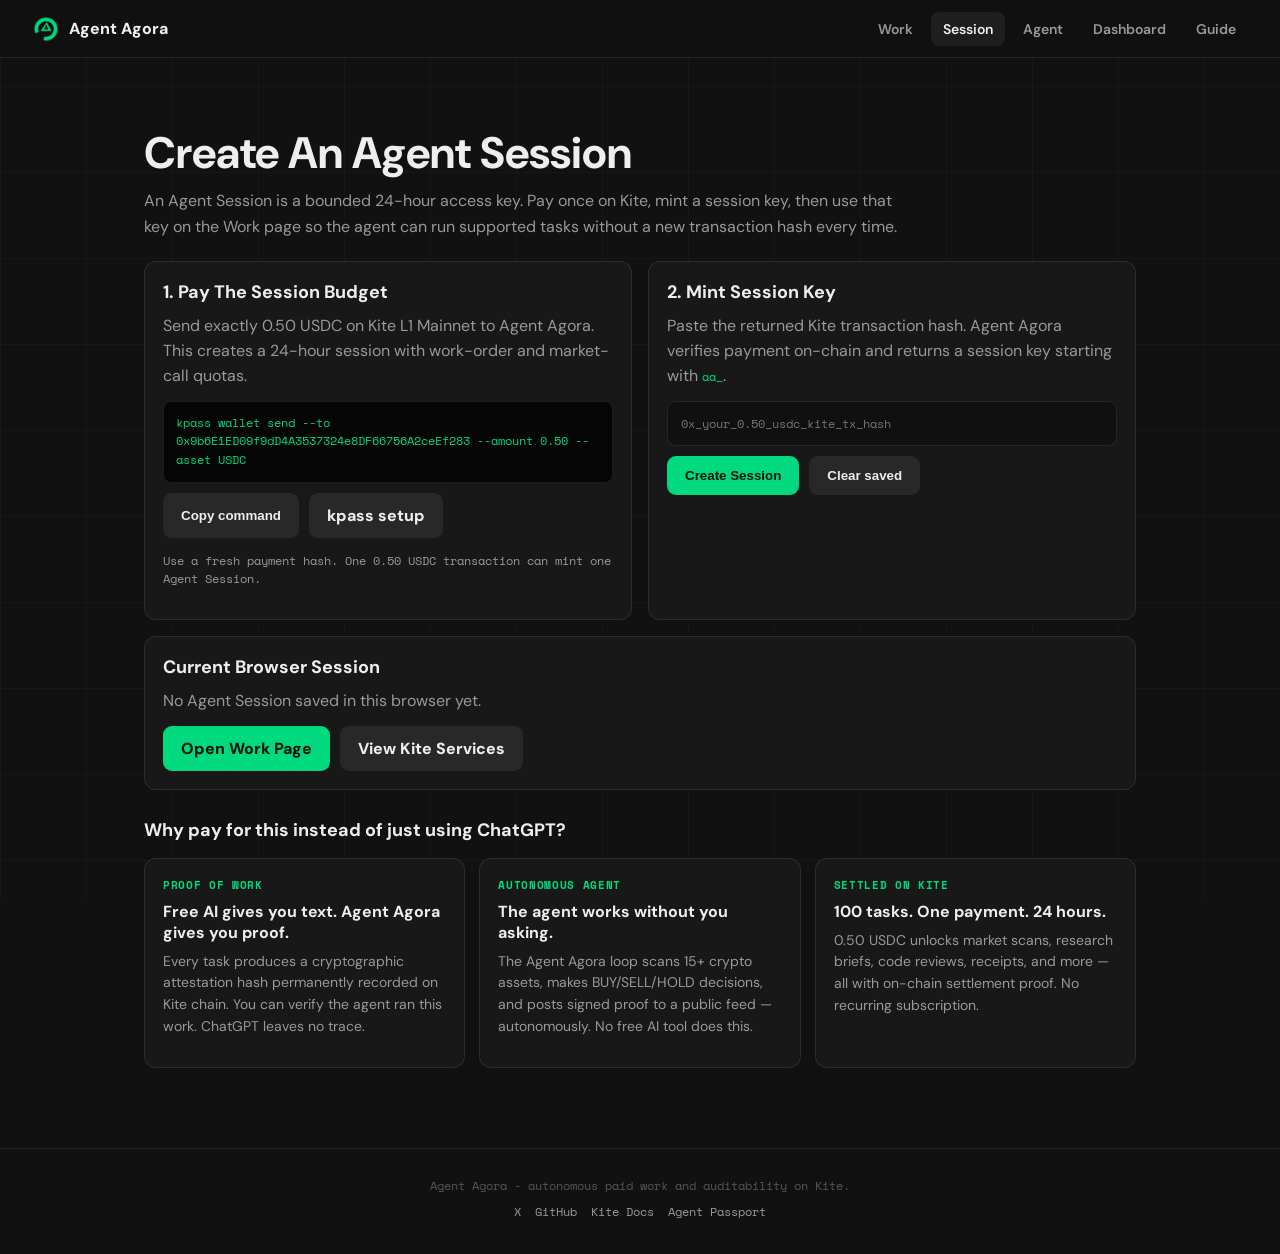
<file: static/session.html>
<!DOCTYPE html>
<html lang="en">
<head>
<meta charset="UTF-8"/>
<meta name="viewport" content="width=device-width, initial-scale=1.0"/>
<title>Agent Agora — Agent Session</title>
<link rel="icon" type="image/png" href="/static/favicon.png"/>
<link rel="preconnect" href="https://fonts.googleapis.com"/>
<link href="https://fonts.googleapis.com/css2?family=DM+Sans:wght@400;500;600;700;800&family=Space+Mono:wght@400;700&display=swap" rel="stylesheet"/>
<link rel="stylesheet" href="/static/anim.css"/>
<script src="https://cdnjs.cloudflare.com/ajax/libs/gsap/3.12.5/gsap.min.js" defer></script>
<script src="/static/anim.js" defer></script>
<style>
*{box-sizing:border-box;margin:0;padding:0}
:root{--bg:#111;--card:#181818;--card2:#121212;--border:rgba(255,255,255,.09);--green:#00d97e;--red:#e03333;--text:#eee;--text2:#999;--text3:#555;--font:'DM Sans',sans-serif;--mono:'Space Mono',monospace}
body{font-family:var(--font);background:var(--bg);color:var(--text);min-height:100vh}
.grid-bg{position:fixed;inset:0;pointer-events:none;background-image:linear-gradient(rgba(255,255,255,.026) 1px,transparent 1px),linear-gradient(90deg,rgba(255,255,255,.026) 1px,transparent 1px);background-size:86px 86px}
nav{height:58px;display:flex;align-items:center;padding:0 32px;border-bottom:1px solid var(--border);background:rgba(17,17,17,.92);position:sticky;top:0;z-index:20;backdrop-filter:blur(12px)}
.brand{display:flex;align-items:center;gap:9px;font-weight:800;color:var(--text);text-decoration:none}.brand img{width:28px;height:28px;border-radius:7px}.nav-links{margin-left:auto;display:flex;gap:6px}.nav-links a{color:var(--text2);text-decoration:none;padding:8px 12px;border-radius:8px;font-size:14px;font-weight:600}.nav-links a.active,.nav-links a:hover{background:rgba(255,255,255,.06);color:var(--text)}
main{max-width:1040px;margin:0 auto;padding:72px 24px 80px;position:relative;z-index:1}.hero{margin-bottom:22px}.hero h1{font-size:44px;line-height:1.05;margin-bottom:12px}.hero p{color:var(--text2);font-size:16px;max-width:760px;line-height:1.6}
.grid{display:grid;grid-template-columns:1fr 1fr;gap:16px}@media(max-width:820px){.grid{grid-template-columns:1fr}nav{padding:0 16px}.nav-links a{font-size:12px;padding:7px 8px}.hero h1{font-size:34px}}
.panel{background:var(--card);border:1px solid var(--border);border-radius:12px;padding:18px}.panel h2{font-size:18px;margin-bottom:10px}.panel p{color:var(--text2);line-height:1.55;margin-bottom:12px}.steps{display:grid;gap:10px}.step{display:grid;grid-template-columns:34px 1fr;gap:12px;align-items:start}.num{height:28px;width:28px;border-radius:50%;display:grid;place-items:center;background:var(--green);color:#08150f;font-weight:800;font-size:13px}.cmd{display:block;background:#050505;border:1px solid var(--border);border-radius:8px;padding:12px;color:var(--green);font:12px/1.55 var(--mono);white-space:pre-wrap;word-break:break-word;margin-top:8px}.input{width:100%;background:#101010;border:1px solid var(--border);border-radius:9px;color:var(--green);font:12px var(--mono);padding:13px;outline:none}.row{display:flex;gap:10px;margin-top:10px}.btn{background:var(--green);color:#08150f;border:0;border-radius:9px;padding:12px 18px;font-weight:800;cursor:pointer;text-decoration:none;display:inline-flex;align-items:center;justify-content:center}.ghost{background:rgba(255,255,255,.07);color:var(--text)}.result{margin-top:14px;background:#0d0d0d;border:1px solid var(--border);border-radius:10px;padding:14px;display:none}.result pre{white-space:pre-wrap;word-break:break-word;color:var(--text);font:12px/1.55 var(--mono)}.ok{border-color:rgba(0,217,126,.35)}.err{border-color:rgba(224,51,51,.4);background:rgba(224,51,51,.08)}.kv{font:12px var(--mono);color:var(--green);word-break:break-all}.note{color:var(--text3);font:12px var(--mono);margin-top:14px}.site-footer{position:relative;z-index:1;padding:28px 24px 34px;color:var(--text3);font:12px var(--mono);text-align:center;border-top:1px solid var(--border)}.footer-links{display:flex;justify-content:center;gap:14px;flex-wrap:wrap;margin-top:9px}.footer-links a{color:var(--text2);text-decoration:none}.footer-links a:hover{color:var(--green)}
</style>
</head>
<body>
<div class="grid-bg"></div>
<nav>
  <a class="brand" href="/"><img src="/static/logo.png" alt="Agent Agora"/><span>Agent Agora</span></a>
  <div class="nav-links">
    <a href="/work">Work</a>
    <a class="active" href="/session">Session</a>
    <a href="/agent">Agent</a>
    <a href="/app">Dashboard</a>
    <a href="/guide">Guide</a>
  </div>
</nav>
<main>
  <section class="hero">
    <h1>Create An Agent Session</h1>
    <p>An Agent Session is a bounded 24-hour access key. Pay once on Kite, mint a session key, then use that key on the Work page so the agent can run supported tasks without a new transaction hash every time.</p>
  </section>
  <section class="grid">
    <div class="panel">
      <h2>1. Pay The Session Budget</h2>
      <p>Send exactly 0.50 USDC on Kite L1 Mainnet to Agent Agora. This creates a 24-hour session with work-order and market-call quotas.</p>
      <span class="cmd" id="paycmd">kpass wallet send --to 0x9b6E1ED09f9dD4A3537324e8DF66756A2ceEf283 --amount 0.50 --asset USDC</span>
      <div class="row"><button class="btn ghost" onclick="copyText('paycmd')">Copy command</button><a class="btn ghost" href="/guide#kite-passport">kpass setup</a></div>
      <p class="note">Use a fresh payment hash. One 0.50 USDC transaction can mint one Agent Session.</p>
    </div>
    <div class="panel">
      <h2>2. Mint Session Key</h2>
      <p>Paste the returned Kite transaction hash. Agent Agora verifies payment on-chain and returns a session key starting with <span class="kv">aa_</span>.</p>
      <input class="input" id="tx" placeholder="0x_your_0.50_usdc_kite_tx_hash"/>
      <div class="row"><button class="btn" onclick="createSession()">Create Session</button><button class="btn ghost" onclick="clearSession()">Clear saved</button></div>
      <div class="result" id="result"><pre id="resultText"></pre></div>
    </div>
  </section>
  <section class="panel" style="margin-top:16px">
    <h2>Current Browser Session</h2>
    <p id="savedText">Checking saved session...</p>
    <div class="row"><a class="btn" href="/work">Open Work Page</a><a class="btn ghost" href="/api/kite/services?limit=10" target="_blank" rel="noreferrer">View Kite Services</a></div>
  </section>

  <section style="margin-top:28px">
    <h2 style="font-size:18px;margin-bottom:16px">Why pay for this instead of just using ChatGPT?</h2>
    <div style="display:grid;grid-template-columns:repeat(auto-fit,minmax(240px,1fr));gap:14px">
      <div class="panel">
        <div style="font:700 11px var(--mono);color:var(--green);letter-spacing:.06em;margin-bottom:8px">PROOF OF WORK</div>
        <b>Free AI gives you text. Agent Agora gives you proof.</b>
        <p style="margin-top:8px;color:var(--text2);font-size:14px;line-height:1.55">Every task produces a cryptographic attestation hash permanently recorded on Kite chain. You can verify the agent ran this work. ChatGPT leaves no trace.</p>
      </div>
      <div class="panel">
        <div style="font:700 11px var(--mono);color:var(--green);letter-spacing:.06em;margin-bottom:8px">AUTONOMOUS AGENT</div>
        <b>The agent works without you asking.</b>
        <p style="margin-top:8px;color:var(--text2);font-size:14px;line-height:1.55">The Agent Agora loop scans 15+ crypto assets, makes BUY/SELL/HOLD decisions, and posts signed proof to a public feed — autonomously. No free AI tool does this.</p>
      </div>
      <div class="panel">
        <div style="font:700 11px var(--mono);color:var(--green);letter-spacing:.06em;margin-bottom:8px">SETTLED ON KITE</div>
        <b>100 tasks. One payment. 24 hours.</b>
        <p style="margin-top:8px;color:var(--text2);font-size:14px;line-height:1.55">0.50 USDC unlocks market scans, research briefs, code reviews, receipts, and more — all with on-chain settlement proof. No recurring subscription.</p>
      </div>
    </div>
  </section>
</main>
<footer class="site-footer">
  <div>Agent Agora - autonomous paid work and auditability on Kite.</div>
  <div class="footer-links">
    <a href="https://x.com/Agent_Agora" target="_blank" rel="noreferrer">X</a>
    <a href="https://github.com/Datwebguy/agent-agora" target="_blank" rel="noreferrer">GitHub</a>
    <a href="https://docs.gokite.ai/" target="_blank" rel="noreferrer">Kite Docs</a>
    <a href="https://docs.gokite.ai/kite-agent-passport/kite-agent-passport" target="_blank" rel="noreferrer">Agent Passport</a>
  </div>
</footer>
<script>
function copyText(id){var el=document.getElementById(id); if(el&&navigator.clipboard){navigator.clipboard.writeText(el.textContent)}}
function show(data, ok){
  var box=document.getElementById('result');
  box.style.display='block';
  box.className='result '+(ok?'ok':'err');
  document.getElementById('resultText').textContent=typeof data==='string'?data:JSON.stringify(data,null,2);
}
function renderSaved(){
  var key=localStorage.getItem('agentAgoraSessionKey')||'';
  var exp=localStorage.getItem('agentAgoraSessionExpires')||'';
  var el=document.getElementById('savedText');
  if(!key){el.innerHTML='No Agent Session saved in this browser yet.';return}
  el.innerHTML='Saved session: <span class="kv">'+key.slice(0,10)+'...'+key.slice(-6)+'</span><br/>Expires: <span class="kv">'+exp+'</span><br/>The Work page will auto-fill this key.';
}
function clearSession(){
  localStorage.removeItem('agentAgoraSessionKey');
  localStorage.removeItem('agentAgoraSessionExpires');
  renderSaved();
}
function createSession(){
  var tx=document.getElementById('tx').value.trim();
  if(!tx){show('Paste the Kite transaction hash first.', false);return}
  show('Verifying Kite settlement and minting session...', true);
  fetch('/api/agent/session',{method:'POST',headers:{'X-Kite-Tx-Hash':tx}})
    .then(async function(r){var data=await r.json().catch(function(){return {error:'Invalid response'}}); if(!r.ok){throw data} return data})
    .then(function(data){
      localStorage.setItem('agentAgoraSessionKey', data.session_key || data.api_key);
      localStorage.setItem('agentAgoraSessionExpires', data.session_expires_at || data.expires_at);
      show(data, true);
      renderSaved();
    })
    .catch(function(err){show(err,false)});
}
renderSaved();
</script>
</body>
</html>
</file>
<file: static/anim.css>
/* Agent Agora — Shared Animation Styles */

/* ── Cursor glow ── */
.cursor-glow{position:fixed;width:500px;height:500px;border-radius:50%;background:radial-gradient(circle,rgba(0,217,126,.055) 0%,transparent 70%);pointer-events:none;z-index:0;transform:translate(-50%,-50%);transition:opacity .4s;opacity:0}

/* ── Gradient blobs ── */
.blob{position:fixed;border-radius:50%;filter:blur(100px);pointer-events:none;z-index:0;opacity:.13}
.blob-1{width:600px;height:600px;background:radial-gradient(circle,#00d97e,transparent);animation:blob1 18s ease-in-out infinite alternate}
.blob-2{width:500px;height:500px;background:radial-gradient(circle,#4b8ef5,transparent);animation:blob2 22s ease-in-out infinite alternate}
.blob-3{width:400px;height:400px;background:radial-gradient(circle,#a78bfa,transparent);animation:blob3 26s ease-in-out infinite alternate}
@keyframes blob1{0%{transform:translate(-10vw,10vh)}100%{transform:translate(60vw,70vh)}}
@keyframes blob2{0%{transform:translate(80vw,5vh)}100%{transform:translate(10vw,80vh)}}
@keyframes blob3{0%{transform:translate(40vw,60vh)}100%{transform:translate(70vw,20vh)}}

/* ── Particle canvas ── */
#particle-canvas{position:fixed;inset:0;pointer-events:none;z-index:0;opacity:.5}

/* ── Cinematic bg logo ── */
.logo-cinematic{position:fixed;pointer-events:none;z-index:0;opacity:0;will-change:transform,opacity,filter;transform-origin:center center}

/* ── Glassmorphism cards ── */
.glass{background:rgba(24,24,24,.65)!important;backdrop-filter:blur(14px);-webkit-backdrop-filter:blur(14px);border:1px solid rgba(255,255,255,.08)!important;transition:border-color .3s,box-shadow .3s,transform .3s}
.glass:hover{border-color:rgba(0,217,126,.35)!important;box-shadow:0 0 40px rgba(0,217,126,.08),0 20px 60px rgba(0,0,0,.4)!important;transform:translateY(-4px) scale(1.01)}

/* ── Glow border animation ── */
.glow-border{position:relative;overflow:hidden}
.glow-border::before{content:'';position:absolute;inset:-1px;border-radius:inherit;background:conic-gradient(from var(--angle,0deg),transparent 70%,rgba(0,217,126,.6) 85%,transparent 100%);opacity:0;transition:opacity .3s;animation:spin 3s linear infinite}
.glow-border:hover::before{opacity:1}
@keyframes spin{to{--angle:360deg}}
@property --angle{syntax:'<angle>';initial-value:0deg;inherits:false}

/* ── Magnetic button ── */
.btn-magnetic{transition:transform .2s cubic-bezier(.23,1,.32,1),box-shadow .2s}

/* ── Ripple ── */
.ripple-container{position:relative;overflow:hidden}
.ripple{position:absolute;border-radius:50%;transform:scale(0);background:rgba(255,255,255,.18);animation:ripple-anim .55s linear;pointer-events:none}
@keyframes ripple-anim{to{transform:scale(4);opacity:0}}

/* ── Scroll reveal ── */
.reveal{opacity:0;transform:translateY(28px);transition:opacity .7s cubic-bezier(.22,1,.36,1),transform .7s cubic-bezier(.22,1,.36,1)}
.reveal.visible{opacity:1;transform:none}
.reveal-left{opacity:0;transform:translateX(-30px);transition:opacity .7s cubic-bezier(.22,1,.36,1),transform .7s cubic-bezier(.22,1,.36,1)}
.reveal-left.visible{opacity:1;transform:none}
.reveal-scale{opacity:0;transform:scale(.94);transition:opacity .6s cubic-bezier(.22,1,.36,1),transform .6s cubic-bezier(.22,1,.36,1)}
.reveal-scale.visible{opacity:1;transform:none}

/* ── Stagger children — initial state set by JS, not CSS, so content visible without GSAP ── */
.stagger-children > *{}

/* ── Animated counter ── */
.counter-val{display:inline-block;font-variant-numeric:tabular-nums}

/* ── Pulse ring ── */
.pulse-ring{position:relative}
.pulse-ring::after{content:'';position:absolute;inset:-6px;border-radius:50%;border:1px solid rgba(0,217,126,.4);animation:pulse-ring 2s ease-out infinite}
@keyframes pulse-ring{0%{transform:scale(.9);opacity:.8}100%{transform:scale(1.5);opacity:0}}

/* ── Typing cursor ── */
.typing-cursor::after{content:'|';animation:blink .75s step-end infinite;color:#00d97e}
@keyframes blink{50%{opacity:0}}

/* ── Loading shimmer ── */
.shimmer{background:linear-gradient(90deg,rgba(255,255,255,0) 0%,rgba(255,255,255,.06) 50%,rgba(255,255,255,0) 100%);background-size:200% 100%;animation:shimmer 1.5s infinite}
@keyframes shimmer{0%{background-position:-200% 0}100%{background-position:200% 0}}

/* ── Success checkmark ── */
@keyframes check-draw{to{stroke-dashoffset:0}}
.check-svg circle{stroke-dasharray:66;stroke-dashoffset:66;animation:check-draw .4s ease forwards}
.check-svg path{stroke-dasharray:30;stroke-dashoffset:30;animation:check-draw .3s ease .35s forwards}

/* ── Screen shake ── */
@keyframes shake{0%,100%{transform:none}20%{transform:translate(-2px,1px)}40%{transform:translate(2px,-1px)}60%{transform:translate(-1px,2px)}80%{transform:translate(1px,-2px)}}
.shaking{animation:shake .35s ease}

/* ── Noise texture ── */
.noise{position:fixed;inset:0;pointer-events:none;z-index:1;opacity:.025;background-image:url("data:image/svg+xml,%3Csvg viewBox='0 0 256 256' xmlns='http://www.w3.org/2000/svg'%3E%3Cfilter id='noise'%3E%3CfeTurbulence type='fractalNoise' baseFrequency='0.9' numOctaves='4' stitchTiles='stitch'/%3E%3C/filter%3E%3Crect width='100%25' height='100%25' filter='url(%23noise)' opacity='1'/%3E%3C/svg%3E");background-size:256px}

/* ── Smooth scroll ── */
html{scroll-behavior:smooth}
</file>
